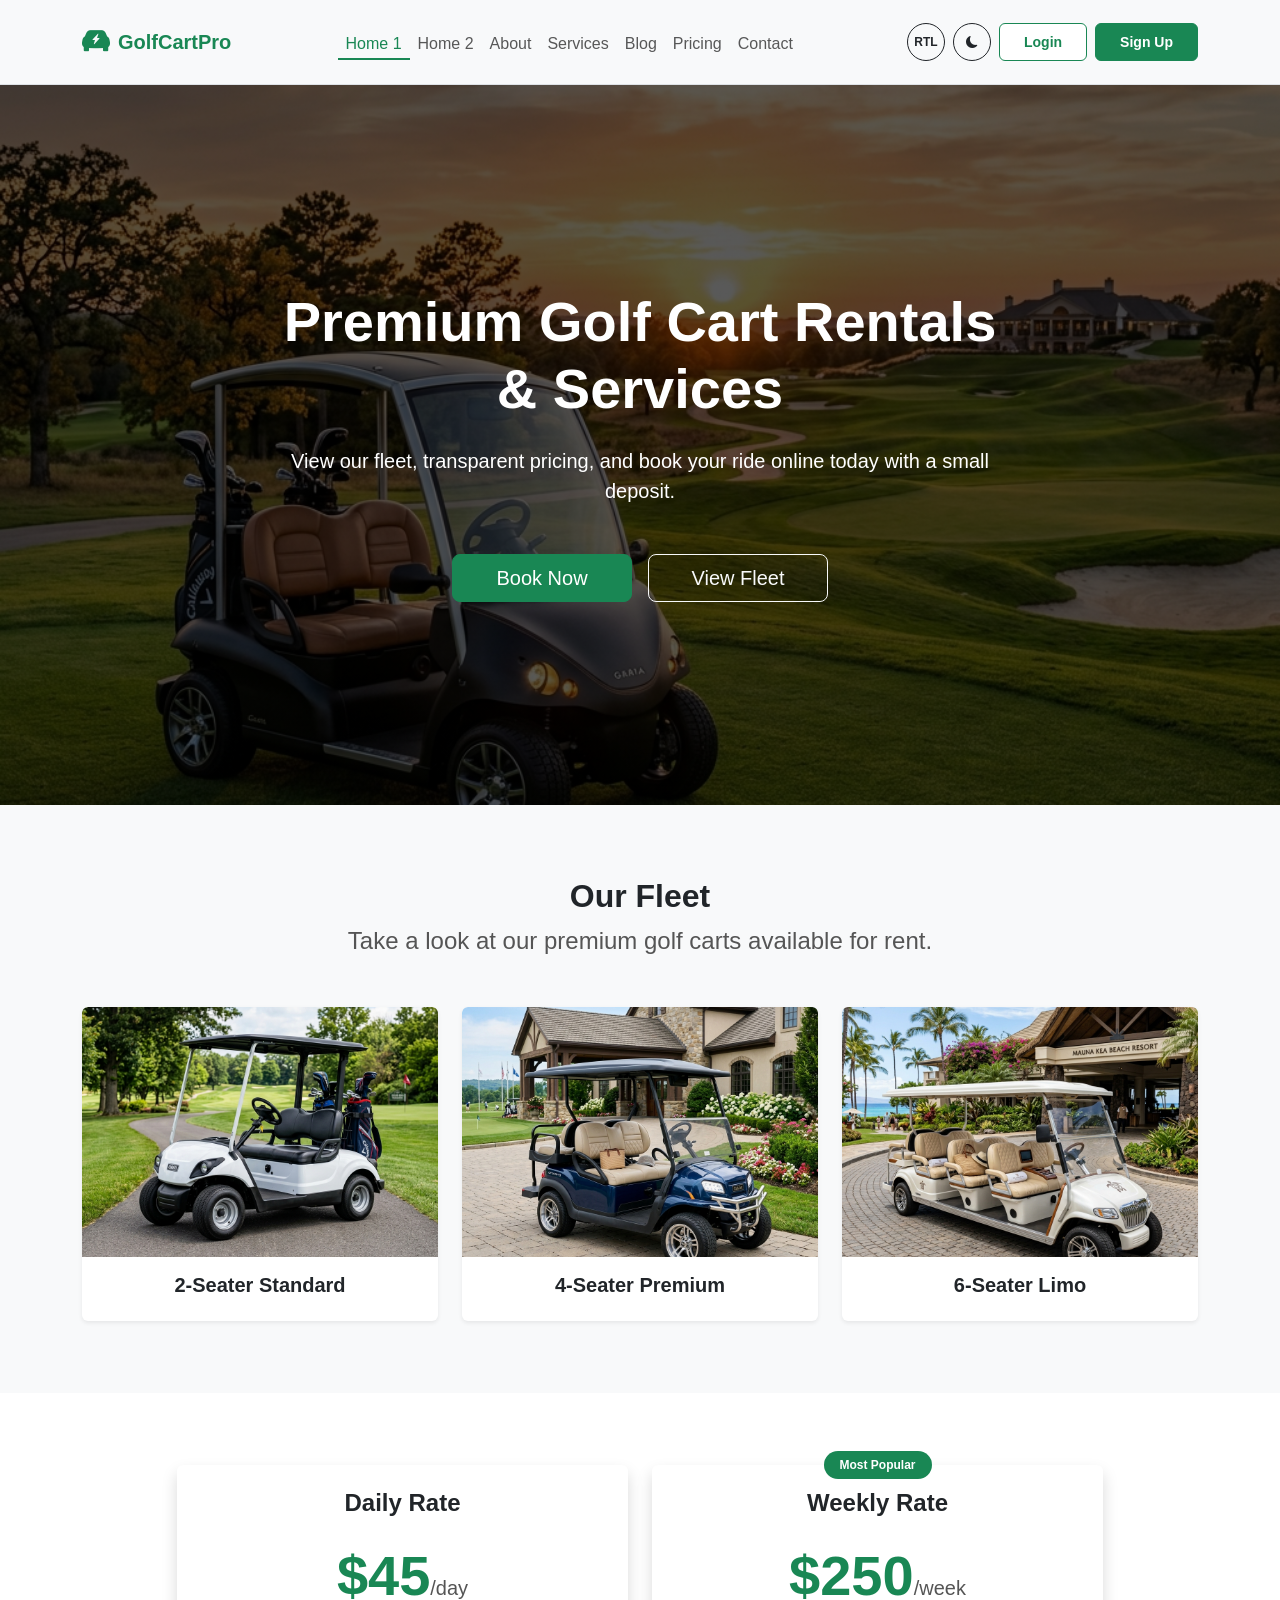
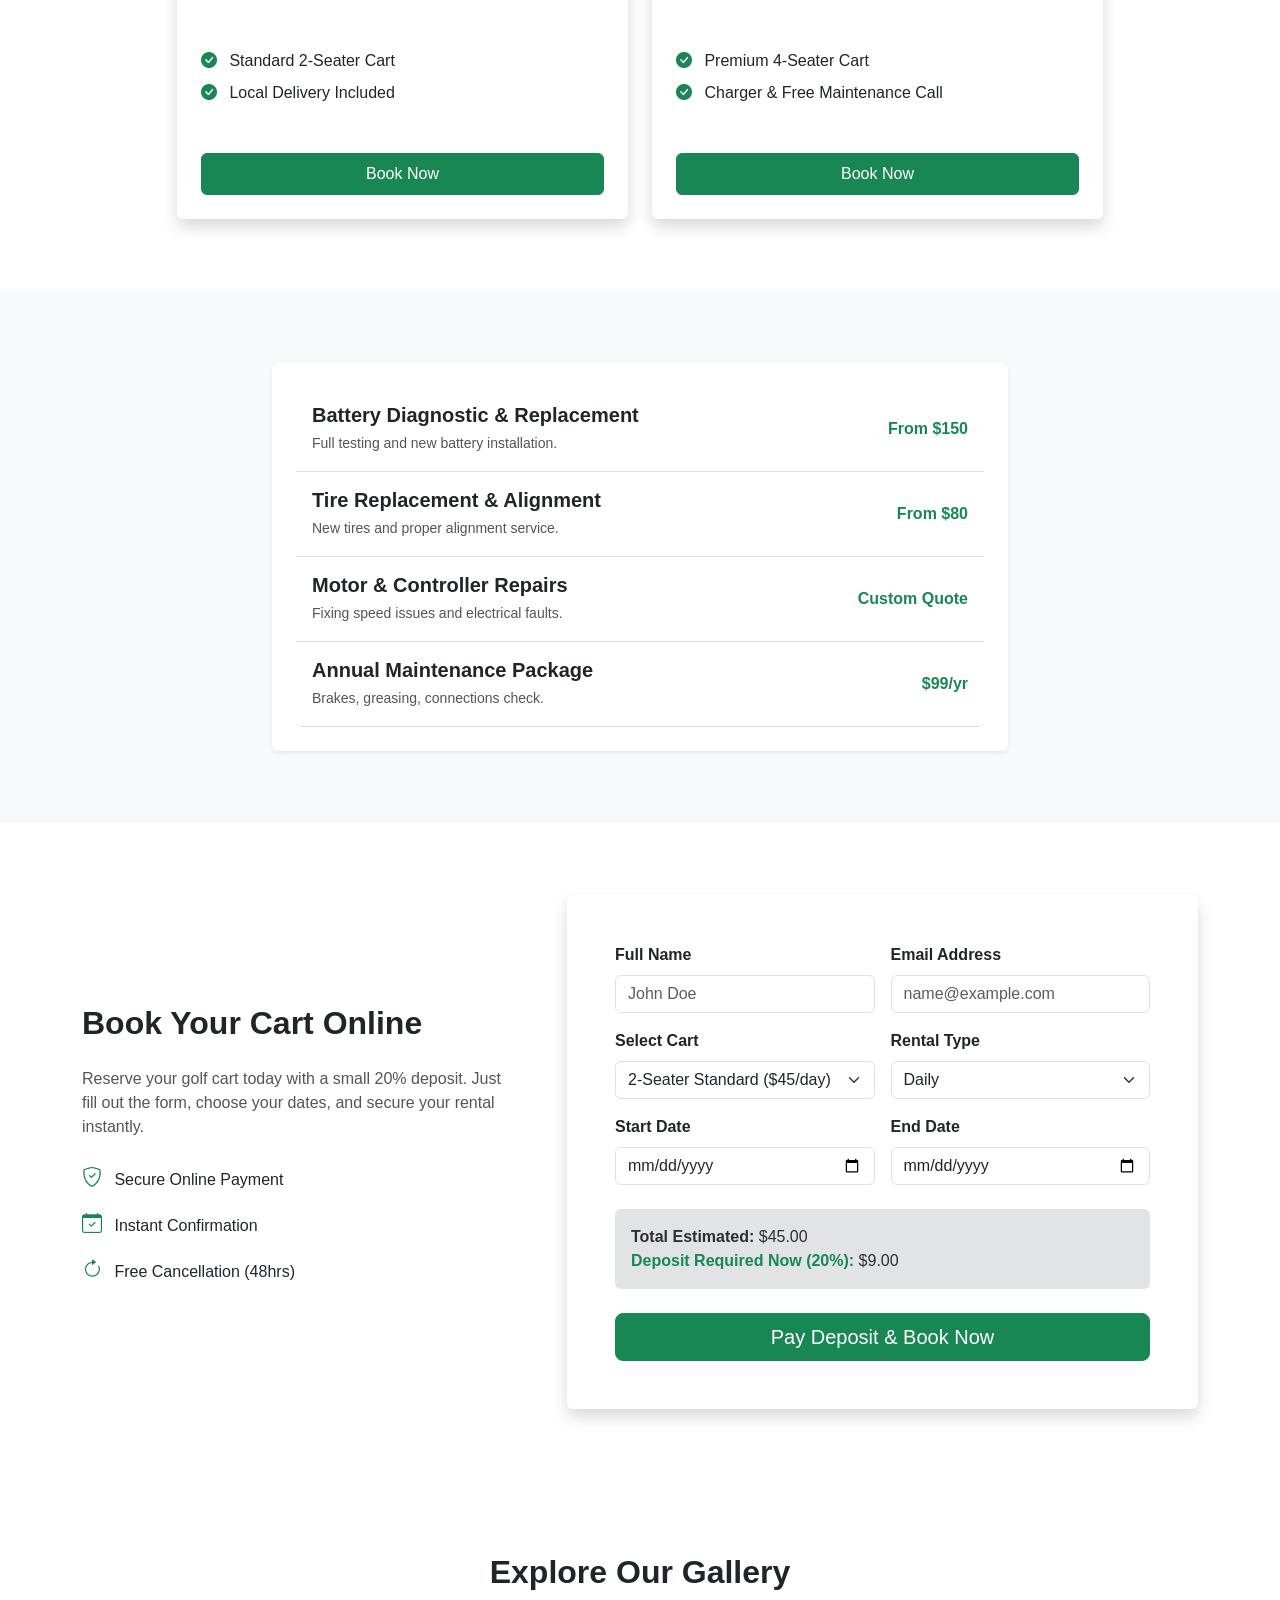
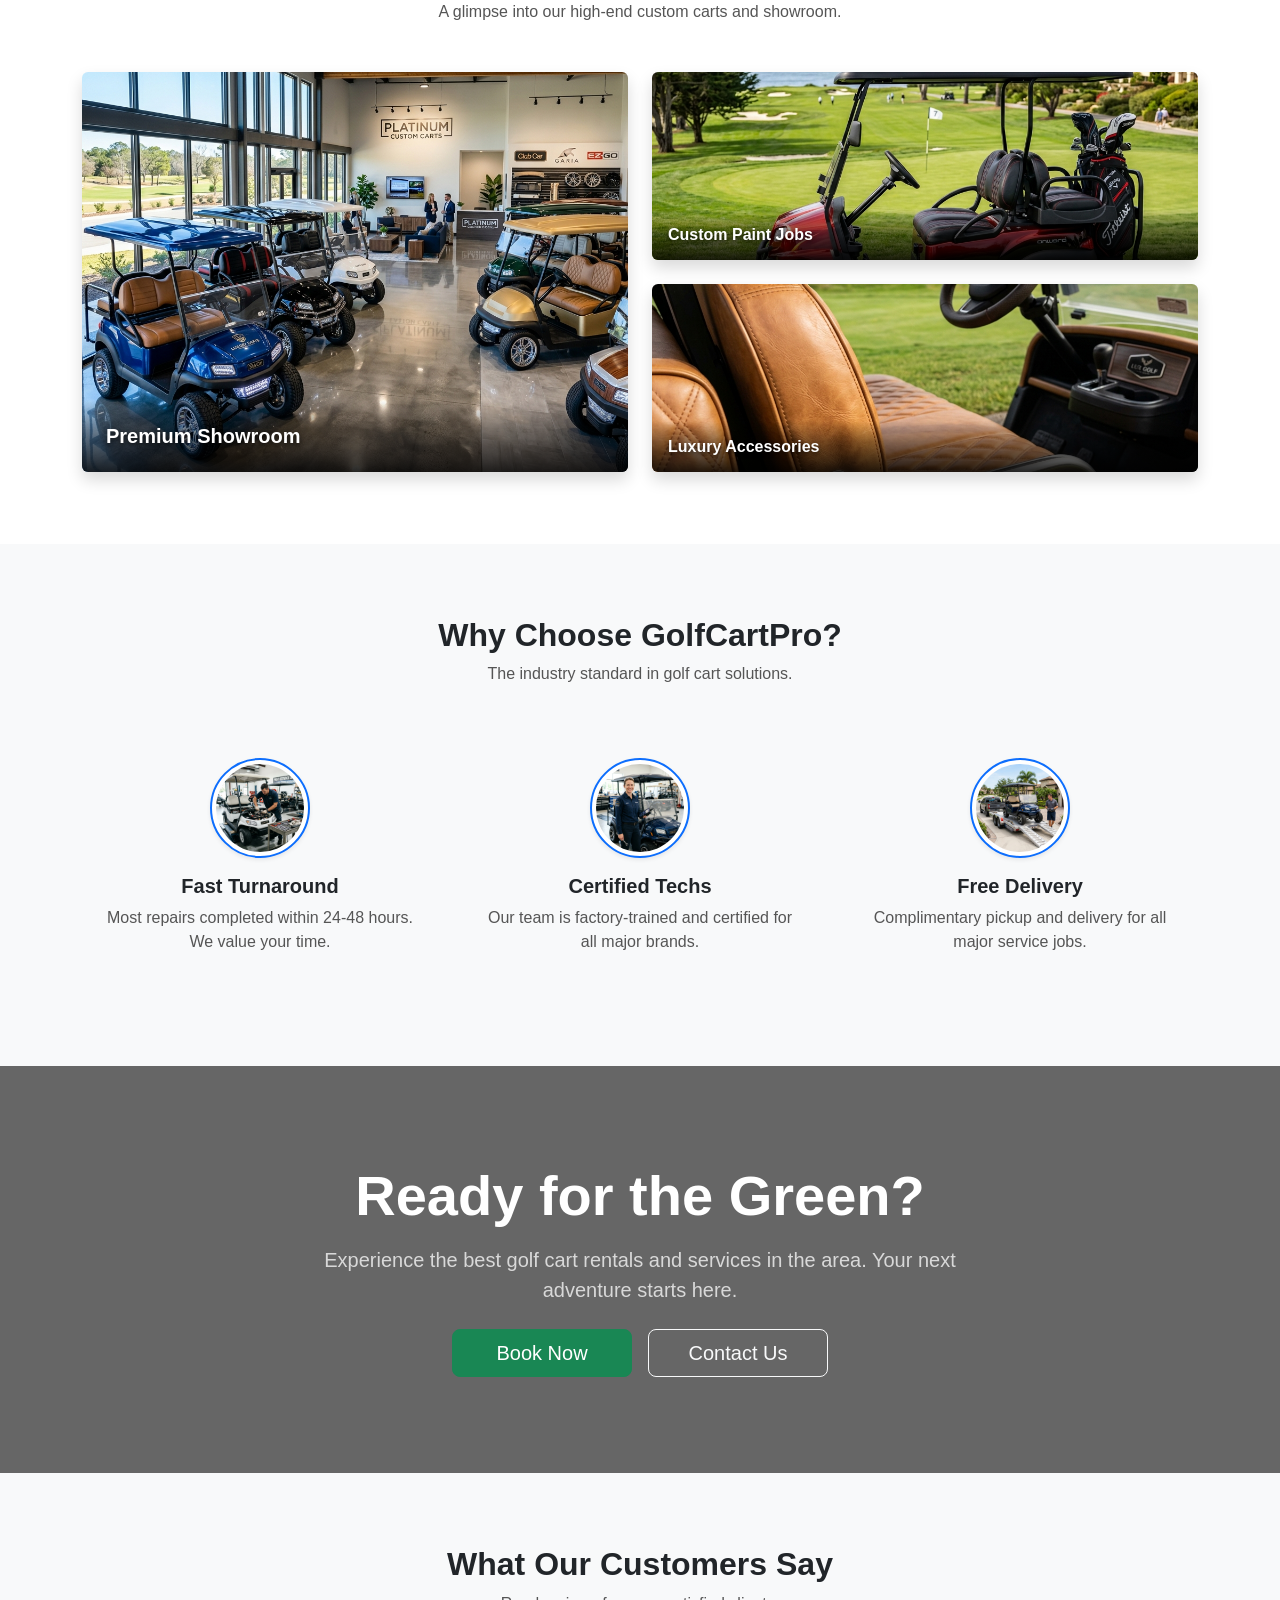
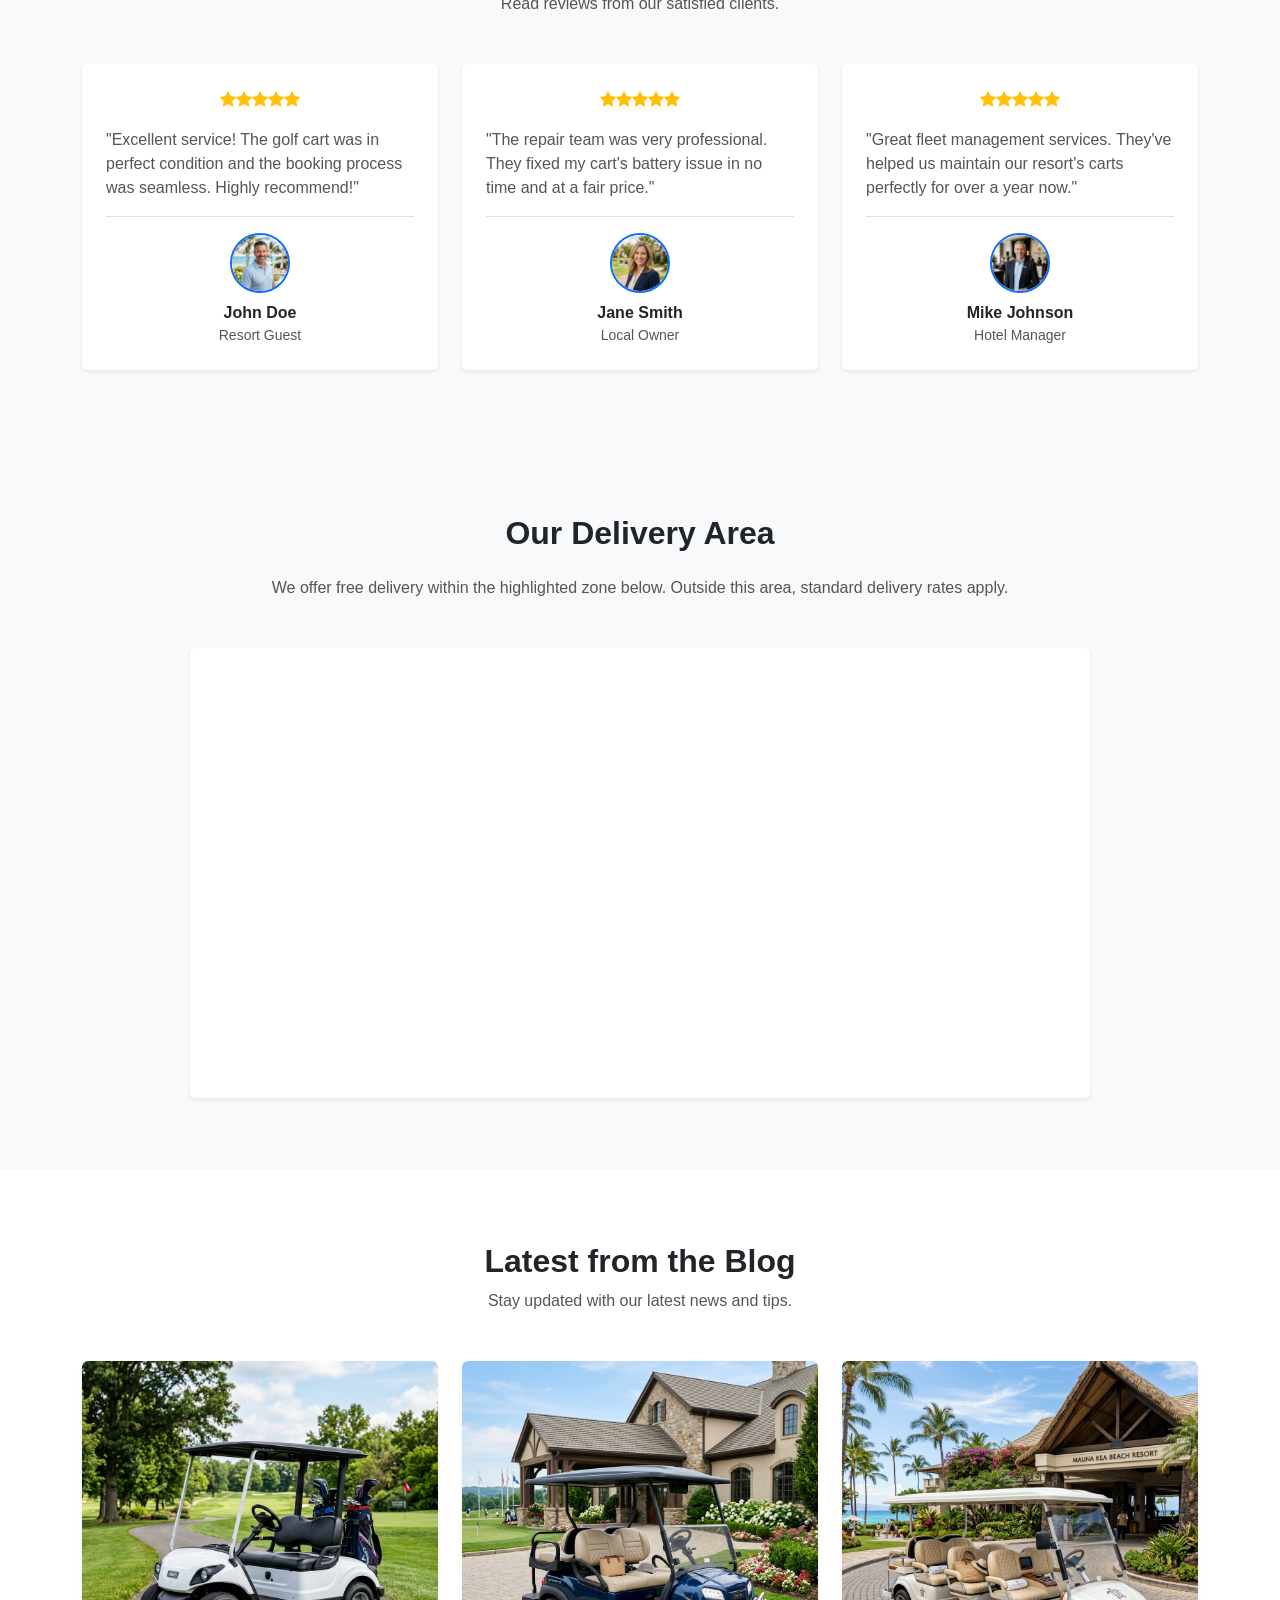
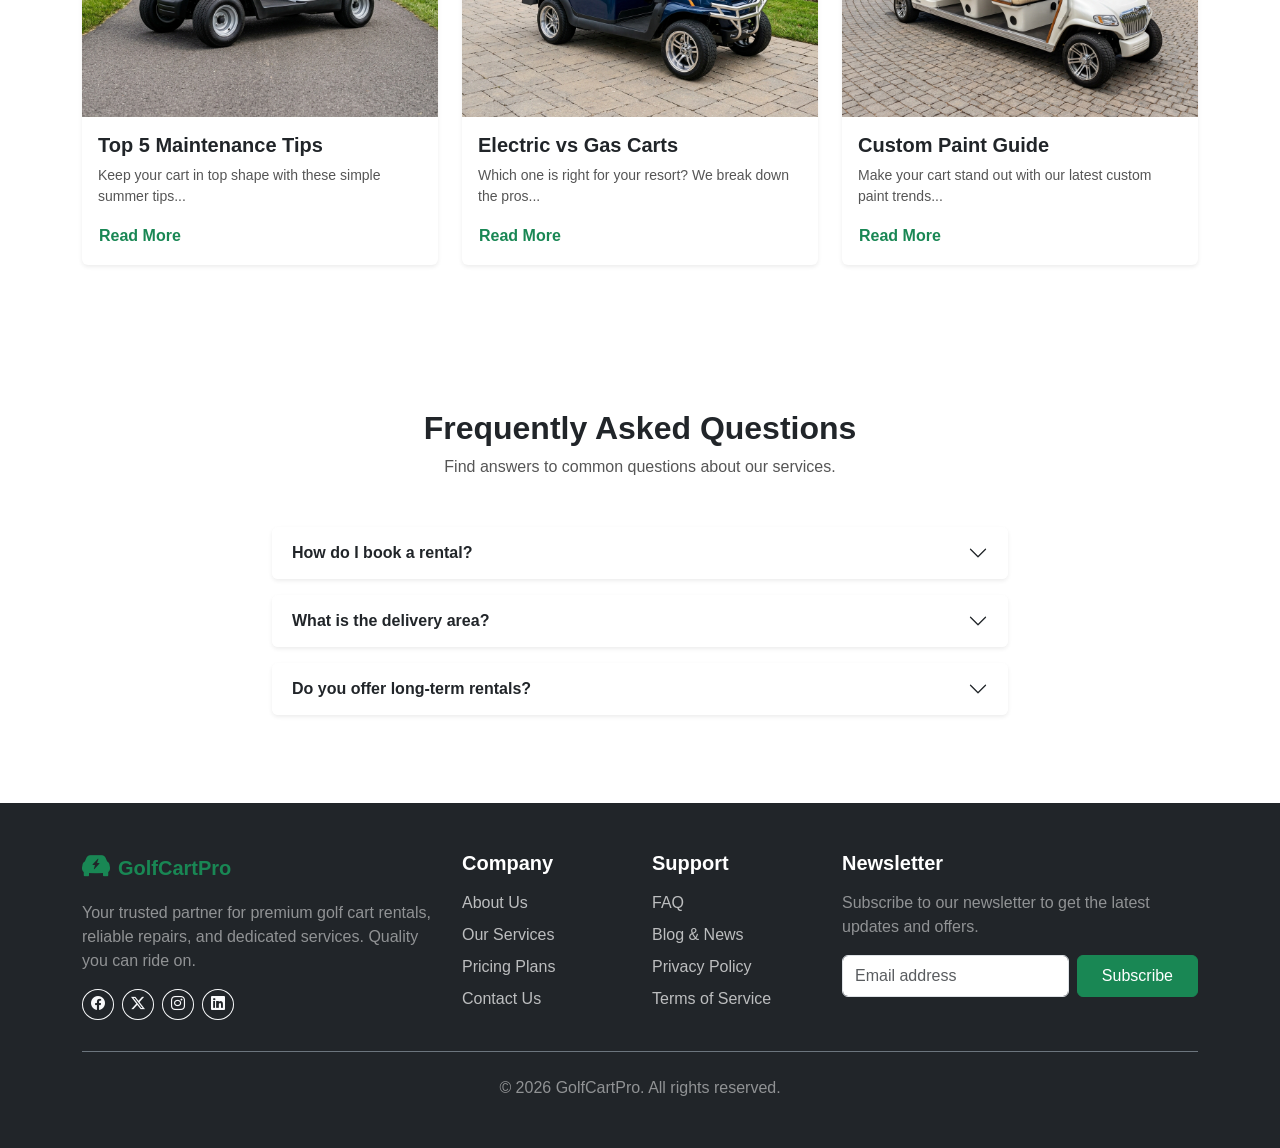
<file: index.html>
<!DOCTYPE html>
<html lang="en" dir="ltr">
<head>
  <meta charset="UTF-8">
  <meta name="viewport" content="width=device-width, initial-scale=1.0">
  <title>Home - GolfCartPro</title>
  <link rel="icon" type="image/png" href="assets/images/favicon.png">
  <link href="https://cdn.jsdelivr.net/npm/bootstrap@5.3.3/dist/css/bootstrap.min.css" rel="stylesheet">
  <link rel="stylesheet" href="https://cdn.jsdelivr.net/npm/bootstrap-icons@1.11.3/font/bootstrap-icons.min.css">
  <link rel="stylesheet" href="assets/css/style.css">
</head>
<body>
  

  <!-- Header -->
  <header>
    <nav class="navbar navbar-expand-lg bg-body-tertiary sticky-top border-bottom">
      <div class="container">
        <a class="navbar-brand d-flex align-items-center fw-bold text-primary" href="index.html">
          <i class="bi bi-ev-front-fill me-2 fs-3"></i> GolfCartPro
        </a>
        <button class="navbar-toggler" type="button" data-bs-toggle="offcanvas" data-bs-target="#offcanvasNavbar" aria-controls="offcanvasNavbar" aria-label="Toggle navigation">
          <span class="navbar-toggler-icon"></span>
        </button>
        <div class="offcanvas offcanvas-end" tabindex="-1" id="offcanvasNavbar" aria-labelledby="offcanvasNavbarLabel">
          <div class="offcanvas-header">
            <h5 class="offcanvas-title fw-bold text-primary" id="offcanvasNavbarLabel"><i class="bi bi-ev-front-fill me-2"></i> GolfCartPro</h5>
            <button type="button" class="btn-close" data-bs-dismiss="offcanvas" aria-label="Close"></button>
          </div>
          <div class="offcanvas-body align-items-center">
            <ul class="navbar-nav justify-content-center flex-grow-1 pe-3">
              <li class="nav-item"><a class="nav-link active" href="index.html">Home 1</a></li>
              <li class="nav-item"><a class="nav-link" href="home-2.html">Home 2</a></li>
              <li class="nav-item"><a class="nav-link" href="about.html">About</a></li>
              <li class="nav-item"><a class="nav-link" href="services.html">Services</a></li>
              <li class="nav-item"><a class="nav-link" href="blog.html">Blog</a></li>
              <li class="nav-item"><a class="nav-link" href="pricing.html">Pricing</a></li>
              <li class="nav-item"><a class="nav-link" href="contact.html">Contact</a></li>
            </ul>
              </li>
            </ul>
            <div class="d-flex align-items-center gap-2 mt-3 mt-lg-0">
              <button id="rtlToggle" class="btn btn-sm btn-outline-secondary rounded-circle" aria-label="Toggle RTL">RTL</button>
              <button class="btn btn-sm btn-outline-secondary rounded-circle" id="themeToggle" aria-label="Toggle Theme">
                <i class="bi bi-moon-fill" id="themeIcon"></i>
              </button>
              <a href="login.html" class="btn btn-sm btn-outline-primary">Login</a>
              <a href="register.html" class="btn btn-sm btn-primary">Sign Up</a>
            </div>
          </div>
        </div>
      </div>
    </nav>
  </header>

  <!-- Main Content -->
  <main>
    <!-- Hero Section -->
    <section class="hero-section text-center py-5 d-flex align-items-center" style="min-height: 80vh; background: linear-gradient(rgba(0,0,0,0.65), rgba(0,0,0,0.65)), url('assets/images/home1_hero.png') center/cover;">
      <div class="container py-5 text-white">
        <div class="row justify-content-center">
          <div class="col-lg-8">
            <h1 class="display-4 fw-bold mb-4 text-white">Premium Golf Cart Rentals & Services</h1>
            <p class="lead mb-5 text-white">View our fleet, transparent pricing, and book your ride online today with a small deposit.</p>
            <div class="d-flex flex-column flex-sm-row gap-3 justify-content-center flex-wrap">
              <a href="#booking" class="btn btn-primary btn-lg hero-btn w-100 w-sm-auto">Book Now</a>
              <a href="#fleet" class="btn btn-outline-light btn-lg hero-btn w-100 w-sm-auto">View Fleet</a>
            </div>
          </div>
        </div>
      </div>
    </section>

    <!-- SECTION: Fleet Photos -->
    <section id="fleet" class="py-5 bg-body-tertiary">
      <div class="container py-4">
        <div class="text-center mb-5">
          <h2 class="fw-bold">Our Fleet</h2>
          <p class="text-secondary fs-4">Take a look at our premium golf carts available for rent.</p>
        </div>
        <div class="row g-4">
          <div class="col-md-4">
            <div class="card h-100 border-0 shadow-sm overflow-hidden">
              <img src="assets/images/golf-cart-1.png" class="card-img-top" alt="2-Seater Standard" style="height:250px; object-fit:cover;">
              <div class="card-body text-center">
                <h5 class="fw-bold">2-Seater Standard</h5>
              </div>
            </div>
          </div>
          <div class="col-md-4">
            <div class="card h-100 border-0 shadow-sm overflow-hidden">
              <img src="assets/images/golf-cart-2.png" class="card-img-top" alt="4-Seater Premium" style="height:250px; object-fit:cover;">
              <div class="card-body text-center">
                <h5 class="fw-bold">4-Seater Premium</h5>
              </div>
            </div>
          </div>
          <div class="col-md-4">
            <div class="card h-100 border-0 shadow-sm overflow-hidden">
              <img src="assets/images/golf-cart-3.png" class="card-img-top" alt="6-Seater Limo" style="height:250px; object-fit:cover;">
              <div class="card-body text-center">
                <h5 class="fw-bold">6-Seater Limo</h5>
              </div>
            </div>
          </div>
        </div>
      </div>
    </section>

    <!-- SECTION: Rental Rates -->
    <section class="py-5">
      <div class="container py-4">
        <div class="row justify-content-center g-4">
          <div class="col-md-5">
            <div class="card h-100 p-4 border-0 shadow text-center">
              <h4 class="fw-bold">Daily Rate</h4>
              <h2 class="display-4 fw-bold text-primary my-3">$45<span class="fs-5 text-secondary fw-normal">/day</span></h2>
              <ul class="list-unstyled text-start d-inline-block mt-4">
                <li class="mb-2"><i class="bi bi-check-circle-fill text-primary me-2"></i> Standard 2-Seater Cart</li>
                <li class="mb-2"><i class="bi bi-check-circle-fill text-primary me-2"></i> Local Delivery Included</li>
              </ul>
              <a href="pricing.html" class="btn btn-primary w-100 mt-4">Book Now</a>
            </div>
          </div>
          <div class="col-md-5">
            <div class="card h-100 p-4 border-0 shadow text-center position-relative" style="overflow: visible;">
              <span class="position-absolute top-0 start-50 translate-middle badge rounded-pill bg-primary px-3 py-2 text-white fw-bold">Most Popular</span>
              <h4 class="fw-bold">Weekly Rate</h4>
              <h2 class="display-4 fw-bold text-primary my-3">$250<span class="fs-5 text-secondary fw-normal">/week</span></h2>
              <ul class="list-unstyled text-start d-inline-block mt-4">
                <li class="mb-2"><i class="bi bi-check-circle-fill text-primary me-2"></i> Premium 4-Seater Cart</li>
                <li class="mb-2"><i class="bi bi-check-circle-fill text-primary me-2"></i> Charger & Free Maintenance Call</li>
              </ul>
              <a href="pricing.html" class="btn btn-primary w-100 mt-4">Book Now</a>
            </div>
          </div>
        </div>
      </div>
    </section>

    <!-- SECTION: Repair Service Menu -->
    <section class="py-5 bg-body-tertiary">
      <div class="container py-4">
        <div class="row justify-content-center">
          <div class="col-lg-8">
            <div class="card border-0 shadow-sm p-4">
              <ul class="list-group list-group-flush">
                <li class="list-group-item d-flex justify-content-between align-items-center py-3 bg-transparent border-bottom">
                  <div>
                    <h5 class="fw-bold mb-1">Battery Diagnostic & Replacement</h5>
                    <small class="text-secondary">Full testing and new battery installation.</small>
                  </div>
                  <span class="fw-bold text-primary">From $150</span>
                </li>
                <li class="list-group-item d-flex justify-content-between align-items-center py-3 bg-transparent border-bottom">
                  <div>
                    <h5 class="fw-bold mb-1">Tire Replacement & Alignment</h5>
                    <small class="text-secondary">New tires and proper alignment service.</small>
                  </div>
                  <span class="fw-bold text-primary">From $80</span>
                </li>
                <li class="list-group-item d-flex justify-content-between align-items-center py-3 bg-transparent border-bottom">
                  <div>
                    <h5 class="fw-bold mb-1">Motor & Controller Repairs</h5>
                    <small class="text-secondary">Fixing speed issues and electrical faults.</small>
                  </div>
                  <span class="fw-bold text-primary">Custom Quote</span>
                </li>
                <li class="list-group-item d-flex justify-content-between align-items-center py-3 bg-transparent border-bottom">
                  <div>
                    <h5 class="fw-bold mb-1">Annual Maintenance Package</h5>
                    <small class="text-secondary">Brakes, greasing, connections check.</small>
                  </div>
                  <span class="fw-bold text-primary">$99/yr</span>
                </li>
              </ul>
            </div>
          </div>
        </div>
      </div>
    </section>

    <!-- SECTION: Online Booking with Deposit -->
    <section id="booking" class="py-5">
      <div class="container py-4">
        <div class="row g-5 align-items-center">
          <div class="col-lg-5">
            <h2 class="fw-bold mb-4">Book Your Cart Online</h2>
            <p class="text-secondary mb-4">Reserve your golf cart today with a small 20% deposit. Just fill out the form, choose your dates, and secure your rental instantly.</p>
            <ul class="list-unstyled">
              <li class="mb-3"><i class="bi bi-shield-check text-primary me-2 fs-5"></i> Secure Online Payment</li>
              <li class="mb-3"><i class="bi bi-calendar-check text-primary me-2 fs-5"></i> Instant Confirmation</li>
              <li class="mb-3"><i class="bi bi-arrow-clockwise text-primary me-2 fs-5"></i> Free Cancellation (48hrs)</li>
            </ul>
          </div>
          <div class="col-lg-7">
            <div class="card border-0 shadow p-4 p-md-5">
              <form>
                <div class="row g-3">
                  <div class="col-md-6">
                    <label class="form-label fw-bold">Full Name</label>
                    <input type="text" class="form-control" placeholder="John Doe" required>
                  </div>
                  <div class="col-md-6">
                    <label class="form-label fw-bold">Email Address</label>
                    <input type="email" class="form-control" placeholder="name@example.com" required>
                  </div>
                  <div class="col-md-6">
                    <label class="form-label fw-bold">Select Cart</label>
                    <select class="form-select">
                      <option>2-Seater Standard ($45/day)</option>
                      <option>4-Seater Premium ($65/day)</option>
                      <option>6-Seater Limo ($95/day)</option>
                    </select>
                  </div>
                  <div class="col-md-6">
                    <label class="form-label fw-bold">Rental Type</label>
                    <select class="form-select">
                      <option>Daily</option>
                      <option>Weekly (Discount Applied)</option>
                    </select>
                  </div>
                  <div class="col-md-6">
                    <label class="form-label fw-bold">Start Date</label>
                    <input type="date" class="form-control" required>
                  </div>
                  <div class="col-md-6">
                    <label class="form-label fw-bold">End Date</label>
                    <input type="date" class="form-control" required>
                  </div>
                  <div class="col-12 mt-4 text-center">
                    <div class="alert alert-secondary border-0 mb-4 text-start">
                      <strong>Total Estimated:</strong> $45.00 <br>
                      <strong class="text-primary">Deposit Required Now (20%):</strong> $9.00
                    </div>
                    <button type="submit" class="btn btn-primary btn-lg w-100">Pay Deposit & Book Now</button>
                  </div>
                </div>
              </form>
            </div>
          </div>
        </div>
      </div>
    </section>

    <!-- SECTION: Gallery Preview -->
    <section class="py-5">
      <div class="container py-4">
        <div class="text-center mb-5">
          <h2 class="fw-bold">Explore Our Gallery</h2>
          <p class="text-secondary">A glimpse into our high-end custom carts and showroom.</p>
        </div>
        <div class="row g-4">
          <div class="col-md-6">
            <div class="rounded shadow overflow-hidden position-relative gallery-container" style="height: 400px;">
              <img src="assets/images/h1_showroom.png" class="w-100 h-100 object-fit-cover gallery-img" alt="Showroom">
              <div class="position-absolute bottom-0 start-0 w-100 p-4 gallery-overlay text-white">
                <h5 class="fw-bold mb-0 text-white">Premium Showroom</h5>
              </div>
            </div>
          </div>
          <div class="col-md-6">
            <div class="row g-4">
              <div class="col-12">
                <div class="rounded shadow overflow-hidden position-relative gallery-container" style="height: 188px;">
                   <img src="assets/images/srv_custom_paint.png" class="w-100 h-100 object-fit-cover gallery-img" alt="Custom Builds">
                   <div class="position-absolute bottom-0 start-0 w-100 p-3 gallery-overlay text-white">
                    <h6 class="fw-bold mb-0 text-white">Custom Paint Jobs</h6>
                  </div>
                </div>
              </div>
              <div class="col-12">
                <div class="rounded shadow overflow-hidden position-relative gallery-container" style="height: 188px;">
                   <img src="assets/images/srv_accessories.png" class="w-100 h-100 object-fit-cover gallery-img" alt="Accessories">
                   <div class="position-absolute bottom-0 start-0 w-100 p-3 gallery-overlay text-white">
                    <h6 class="fw-bold mb-0 text-white">Luxury Accessories</h6>
                  </div>
                </div>
              </div>
            </div>
          </div>
        </div>
      </div>
    </section>

    <!-- SECTION: Why Choose Us -->
    <section class="py-5 bg-body-tertiary">
      <div class="container py-4">
        <div class="text-center mb-5">
          <h2 class="fw-bold">Why Choose GolfCartPro?</h2>
          <p class="text-secondary">The industry standard in golf cart solutions.</p>
        </div>
        <div class="row g-4 text-center">
          <div class="col-md-4">
            <div class="p-4">
              <img src="assets/images/fast_turnaround.png" alt="Fast Turnaround" class="img-fluid rounded-circle mb-3 shadow-sm border border-primary border-2 p-1 bg-white" style="width: 100px; height: 100px; object-fit: cover;">
              <h5 class="fw-bold">Fast Turnaround</h5>
              <p class="text-secondary">Most repairs completed within 24-48 hours. We value your time.</p>
            </div>
          </div>
          <div class="col-md-4">
            <div class="p-4">
              <img src="assets/images/certified_techs.png" alt="Certified Techs" class="img-fluid rounded-circle mb-3 shadow-sm border border-primary border-2 p-1 bg-white" style="width: 100px; height: 100px; object-fit: cover;">
              <h5 class="fw-bold">Certified Techs</h5>
              <p class="text-secondary">Our team is factory-trained and certified for all major brands.</p>
            </div>
          </div>
          <div class="col-md-4">
            <div class="p-4">
              <img src="assets/images/free_delivery.png" alt="Free Delivery" class="img-fluid rounded-circle mb-3 shadow-sm border border-primary border-2 p-1 bg-white" style="width: 100px; height: 100px; object-fit: cover;">
              <h5 class="fw-bold">Free Delivery</h5>
              <p class="text-secondary">Complimentary pickup and delivery for all major service jobs.</p>
            </div>
          </div>
        </div>
      </div>
    </section>

    <!-- SECTION: Full Width CTA -->
    <section class="py-5 text-white text-center" style="background: linear-gradient(rgba(0,0,0,0.6), rgba(0,0,0,0.6)), url('assets/images/home1_hero.png') center/cover fixed;">
      <div class="container py-5">
        <h2 class="display-4 fw-bold mb-3 text-white">Ready for the Green?</h2>
        <p class="lead mb-4 mx-auto opacity-75" style="max-width: 700px;">Experience the best golf cart rentals and services in the area. Your next adventure starts here.</p>
        <div class="d-flex flex-column flex-sm-row justify-content-center gap-3 flex-wrap">
          <a href="#booking" class="btn btn-primary btn-lg px-4 hero-btn w-100 w-sm-auto">Book Now</a>
          <a href="contact.html" class="btn btn-outline-light btn-lg px-4 hero-btn w-100 w-sm-auto">Contact Us</a>
        </div>
      </div>
    </section>

    <!-- SECTION: Testimonials -->
    <section class="py-5 bg-light">
      <div class="container py-4">
        <div class="text-center mb-5">
          <h2 class="fw-bold">What Our Customers Say</h2>
          <p class="text-secondary">Read reviews from our satisfied clients.</p>
        </div>
        <div class="row g-4">
          <div class="col-md-4">
            <div class="card h-100 border-0 shadow-sm p-4">
              <div class="mb-3 text-warning text-center">
                <i class="bi bi-star-fill"></i><i class="bi bi-star-fill"></i><i class="bi bi-star-fill"></i><i class="bi bi-star-fill"></i><i class="bi bi-star-fill"></i>
              </div>
              <p class="text-secondary italic">"Excellent service! The golf cart was in perfect condition and the booking process was seamless. Highly recommend!"</p>
              <div class="d-flex flex-column align-items-center justify-content-center mt-auto pt-3 border-top text-center">
                <img src="assets/images/customer_1_john.png" alt="John Doe" class="rounded-circle mb-2 border border-2 border-primary" style="width: 60px; height: 60px; object-fit: cover;">
                <div>
                  <div class="fw-bold">John Doe</div>
                  <div class="text-secondary small">Resort Guest</div>
                </div>
              </div>
            </div>
          </div>
          <div class="col-md-4">
            <div class="card h-100 border-0 shadow-sm p-4">
              <div class="mb-3 text-warning text-center">
                <i class="bi bi-star-fill"></i><i class="bi bi-star-fill"></i><i class="bi bi-star-fill"></i><i class="bi bi-star-fill"></i><i class="bi bi-star-fill"></i>
              </div>
              <p class="text-secondary italic">"The repair team was very professional. They fixed my cart's battery issue in no time and at a fair price."</p>
              <div class="d-flex flex-column align-items-center justify-content-center mt-auto pt-3 border-top text-center">
                <img src="assets/images/customer_2_jane.png" alt="Jane Smith" class="rounded-circle mb-2 border border-2 border-primary" style="width: 60px; height: 60px; object-fit: cover;">
                <div>
                  <div class="fw-bold">Jane Smith</div>
                  <div class="text-secondary small">Local Owner</div>
                </div>
              </div>
            </div>
          </div>
          <div class="col-md-4">
            <div class="card h-100 border-0 shadow-sm p-4">
              <div class="mb-3 text-warning text-center">
                <i class="bi bi-star-fill"></i><i class="bi bi-star-fill"></i><i class="bi bi-star-fill"></i><i class="bi bi-star-fill"></i><i class="bi bi-star-fill"></i>
              </div>
              <p class="text-secondary italic">"Great fleet management services. They've helped us maintain our resort's carts perfectly for over a year now."</p>
              <div class="d-flex flex-column align-items-center justify-content-center mt-auto pt-3 border-top text-center">
                <img src="assets/images/customer_3_mike.png" alt="Mike Johnson" class="rounded-circle mb-2 border border-2 border-primary" style="width: 60px; height: 60px; object-fit: cover;">
                <div>
                  <div class="fw-bold">Mike Johnson</div>
                  <div class="text-secondary small">Hotel Manager</div>
                </div>
              </div>
            </div>
          </div>
        </div>
      </div>
    </section>

    <!-- SECTION: Delivery Area Map -->
    <section class="py-5 bg-body-tertiary">
      <div class="container py-4 text-center">
        <h2 class="fw-bold mb-4">Our Delivery Area</h2>
        <p class="text-secondary mb-5">We offer free delivery within the highlighted zone below. Outside this area, standard delivery rates apply.</p>
        <div class="card overflow-hidden shadow-sm border-0 mx-auto" style="max-width: 900px;">
          <iframe src="https://www.google.com/maps/embed?pb=!1m18!1m12!1m3!1d112104.79370881903!2d-81.47271428588526!3d28.513515437812543!2m3!1f0!2f0!3f0!3m2!1i1024!2i768!4f13.1!3m3!1m2!1s0x88e773d8fecdbc77%3A0xac3b2063ca5bf9e!2sOrlando%2C%20FL%2C%20USA!5e0!3m2!1sen!2sin!4v1714545063462!5m2!1sen!2sin" width="100%" height="450" style="border:0;" allowfullscreen="" loading="lazy" referrerpolicy="no-referrer-when-downgrade"></iframe>
        </div>
      </div>
    </section>

    <!-- SECTION: Latest Blog -->
    <section class="py-5">
      <div class="container py-4">
        <div class="text-center mb-5">
          <h2 class="fw-bold">Latest from the Blog</h2>
          <p class="text-secondary">Stay updated with our latest news and tips.</p>
        </div>
        <div class="row g-4">
          <div class="col-md-4">
            <div class="card h-100 border-0 shadow-sm overflow-hidden">
              <img src="assets/images/golf-cart-1.png" class="card-img-top" alt="Blog 1">
              <div class="card-body">
                <h5 class="fw-bold card-title">Top 5 Maintenance Tips</h5>
                <p class="card-text text-secondary small">Keep your cart in top shape with these simple summer tips...</p>
                <a href="blog-details.html" class="btn btn-link text-primary p-0 fw-bold text-decoration-none">Read More</a>
              </div>
            </div>
          </div>
          <div class="col-md-4">
            <div class="card h-100 border-0 shadow-sm overflow-hidden">
              <img src="assets/images/golf-cart-2.png" class="card-img-top" alt="Blog 2">
              <div class="card-body">
                <h5 class="fw-bold card-title">Electric vs Gas Carts</h5>
                <p class="card-text text-secondary small">Which one is right for your resort? We break down the pros...</p>
                <a href="blog-details.html" class="btn btn-link text-primary p-0 fw-bold text-decoration-none">Read More</a>
              </div>
            </div>
          </div>
          <div class="col-md-4">
            <div class="card h-100 border-0 shadow-sm overflow-hidden">
              <img src="assets/images/golf-cart-3.png" class="card-img-top" alt="Blog 3">
              <div class="card-body">
                <h5 class="fw-bold card-title">Custom Paint Guide</h5>
                <p class="card-text text-secondary small">Make your cart stand out with our latest custom paint trends...</p>
                <a href="blog-details.html" class="btn btn-link text-primary p-0 fw-bold text-decoration-none">Read More</a>
              </div>
            </div>
          </div>
        </div>
      </div>
    </section>

    <!-- SECTION: FAQ -->
    <section class="py-5">
      <div class="container py-4">
        <div class="text-center mb-5">
          <h2 class="fw-bold">Frequently Asked Questions</h2>
          <p class="text-secondary">Find answers to common questions about our services.</p>
        </div>
        <div class="row justify-content-center">
          <div class="col-lg-8">
            <div class="accordion" id="faqAccordion">
              <div class="accordion-item border-0 shadow-sm mb-3 rounded overflow-hidden">
                <h2 class="accordion-header">
                  <button class="accordion-button collapsed fw-bold" type="button" data-bs-toggle="collapse" data-bs-target="#faq1">
                    How do I book a rental?
                  </button>
                </h2>
                <div id="faq1" class="accordion-collapse collapse" data-bs-parent="#faqAccordion">
                  <div class="accordion-body">
                    You can book directly on our website through the booking form. Simply select your cart, dates, and pay the deposit to confirm your reservation.
                  </div>
                </div>
              </div>
              <div class="accordion-item border-0 shadow-sm mb-3 rounded overflow-hidden">
                <h2 class="accordion-header">
                  <button class="accordion-button collapsed fw-bold" type="button" data-bs-toggle="collapse" data-bs-target="#faq2">
                    What is the delivery area?
                  </button>
                </h2>
                <div id="faq2" class="accordion-collapse collapse" data-bs-parent="#faqAccordion">
                  <div class="accordion-body">
                    We deliver within a 25-mile radius of our main shop. Please check the delivery map for details or contact us for special requests.
                  </div>
                </div>
              </div>
              <div class="accordion-item border-0 shadow-sm mb-3 rounded overflow-hidden">
                <h2 class="accordion-header">
                  <button class="accordion-button collapsed fw-bold" type="button" data-bs-toggle="collapse" data-bs-target="#faq3">
                    Do you offer long-term rentals?
                  </button>
                </h2>
                <div id="faq3" class="accordion-collapse collapse" data-bs-parent="#faqAccordion">
                  <div class="accordion-body">
                    Yes, we offer weekly and monthly rental packages at discounted rates. Contact our support team for a custom quote.
                  </div>
                </div>
              </div>
            </div>
          </div>
        </div>
      </div>
    </section>

  </main>

  <!-- Footer -->
  <footer class="py-5 mt-auto">
    <div class="container">
      <div class="row gy-4">
        <div class="col-lg-4 col-md-6">
          <h5 class="fw-bold mb-3 d-flex align-items-center text-primary footer-brand">
            <i class="bi bi-ev-front-fill me-2 fs-3"></i> GolfCartPro
          </h5>
          <p class="text-white-50">Your trusted partner for premium golf cart rentals, reliable repairs, and dedicated services. Quality you can ride on.</p>
          <div class="d-flex gap-2">
            <a href="#" class="btn btn-outline-light btn-sm rounded-circle"><i class="bi bi-facebook"></i></a>
            <a href="#" class="btn btn-outline-light btn-sm rounded-circle"><i class="bi bi-twitter-x"></i></a>
            <a href="#" class="btn btn-outline-light btn-sm rounded-circle"><i class="bi bi-instagram"></i></a>
            <a href="#" class="btn btn-outline-light btn-sm rounded-circle"><i class="bi bi-linkedin"></i></a>
          </div>
        </div>
        <div class="col-lg-2 col-md-6">
          <h5 class="fw-bold mb-3 text-white">Company</h5>
          <ul class="list-unstyled d-flex flex-column gap-2">
            <li><a href="about.html">About Us</a></li>
            <li><a href="services.html">Our Services</a></li>
            <li><a href="pricing.html">Pricing Plans</a></li>
            <li><a href="contact.html">Contact Us</a></li>
          </ul>
        </div>
        <div class="col-lg-2 col-md-6">
          <h5 class="fw-bold mb-3 text-white">Support</h5>
          <ul class="list-unstyled d-flex flex-column gap-2">
            <li><a href="service-details.html">FAQ</a></li>
            <li><a href="blog.html">Blog & News</a></li>
            <li><a href="#">Privacy Policy</a></li>
            <li><a href="#">Terms of Service</a></li>
          </ul>
        </div>
        <div class="col-lg-4 col-md-6">
          <h5 class="fw-bold mb-3 text-white">Newsletter</h5>
          <p class="text-white-50">Subscribe to our newsletter to get the latest updates and offers.</p>
          <form class="d-flex gap-2">
            <input type="email" class="form-control" placeholder="Email address" required>
            <button class="btn btn-primary" type="submit">Subscribe</button>
          </form>
        </div>
      </div>
      <div class="border-top border-secondary mt-4 pt-4 text-center text-white-50">
        <p class="mb-0">&copy; 2026 GolfCartPro. All rights reserved.</p>
      </div>
    </div>
  </footer>
  
  <button class="btn btn-primary rounded-circle" id="back-to-top" aria-label="Back to top">
    <i class="bi bi-arrow-up"></i>
  </button>

  <script src="https://cdn.jsdelivr.net/npm/bootstrap@5.3.3/dist/js/bootstrap.bundle.min.js"></script>
  <script src="assets/js/main.js"></script>
</body>
</html>
</file>
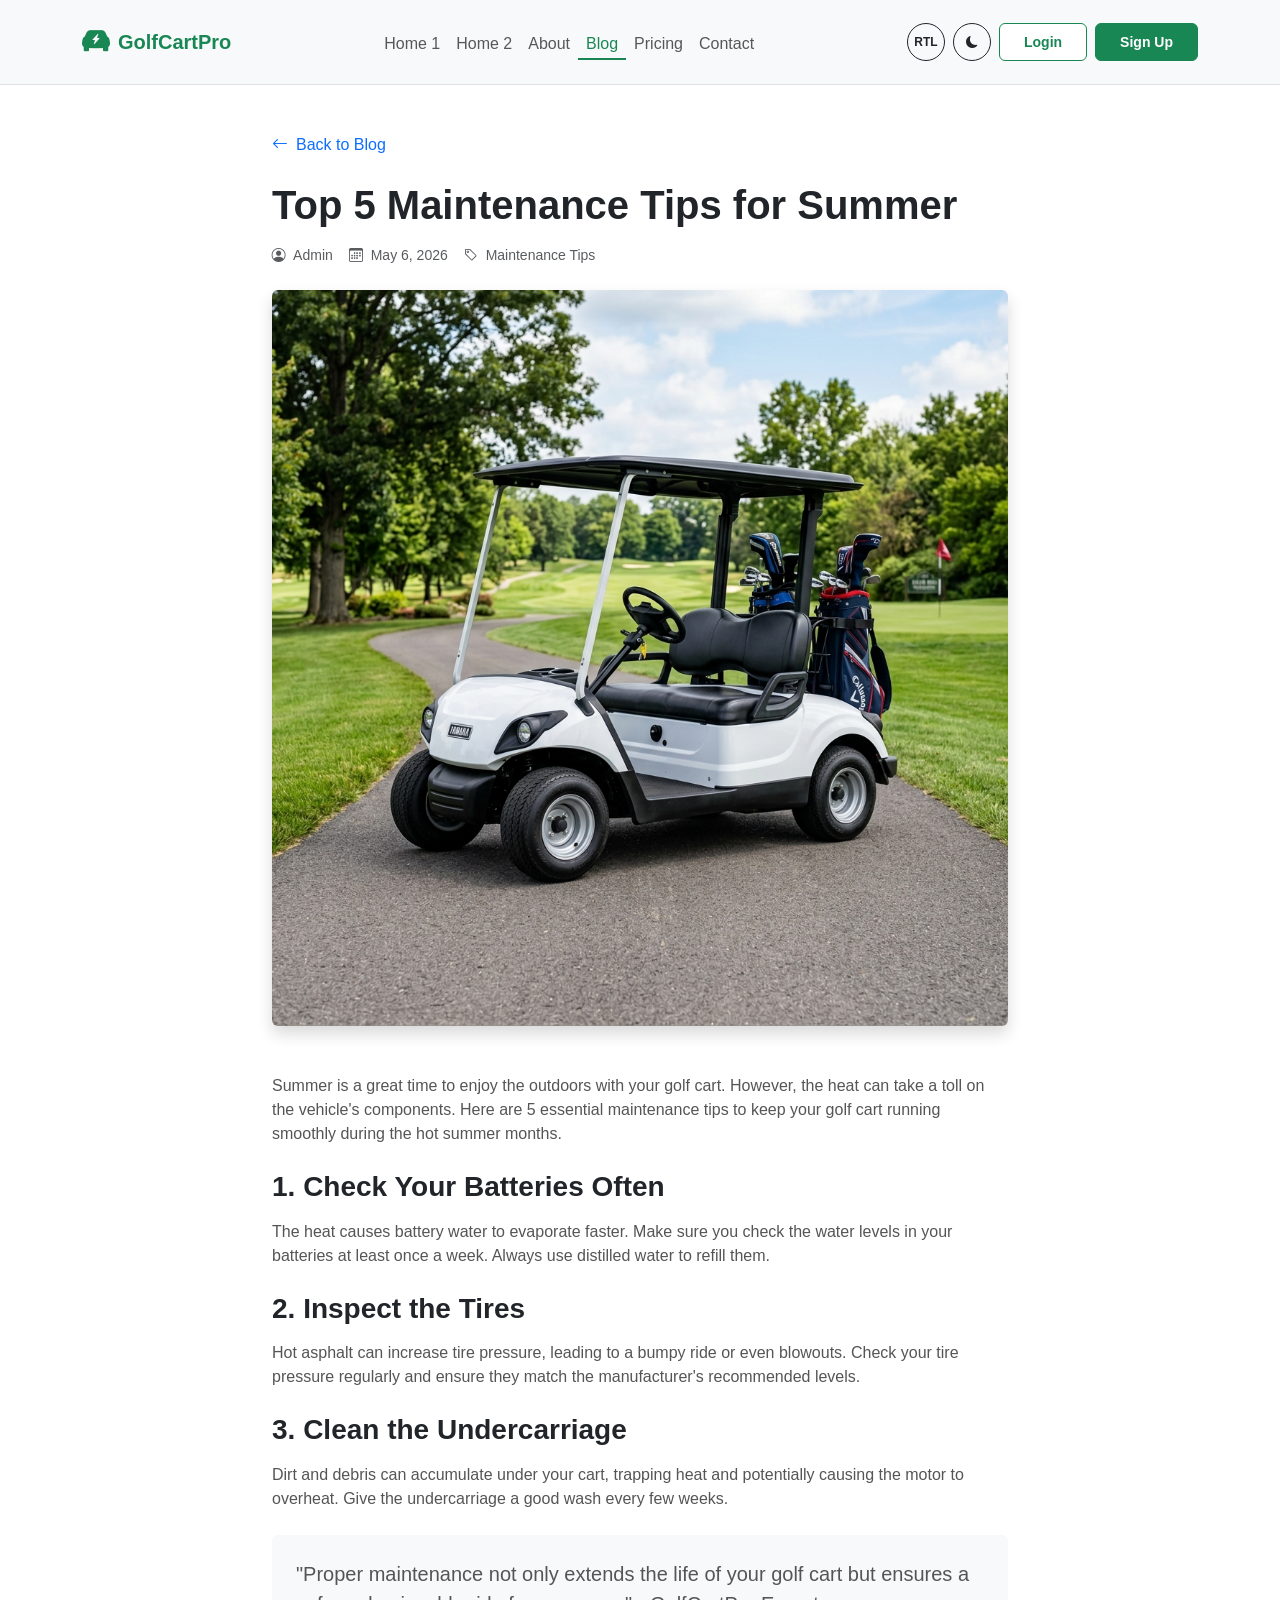
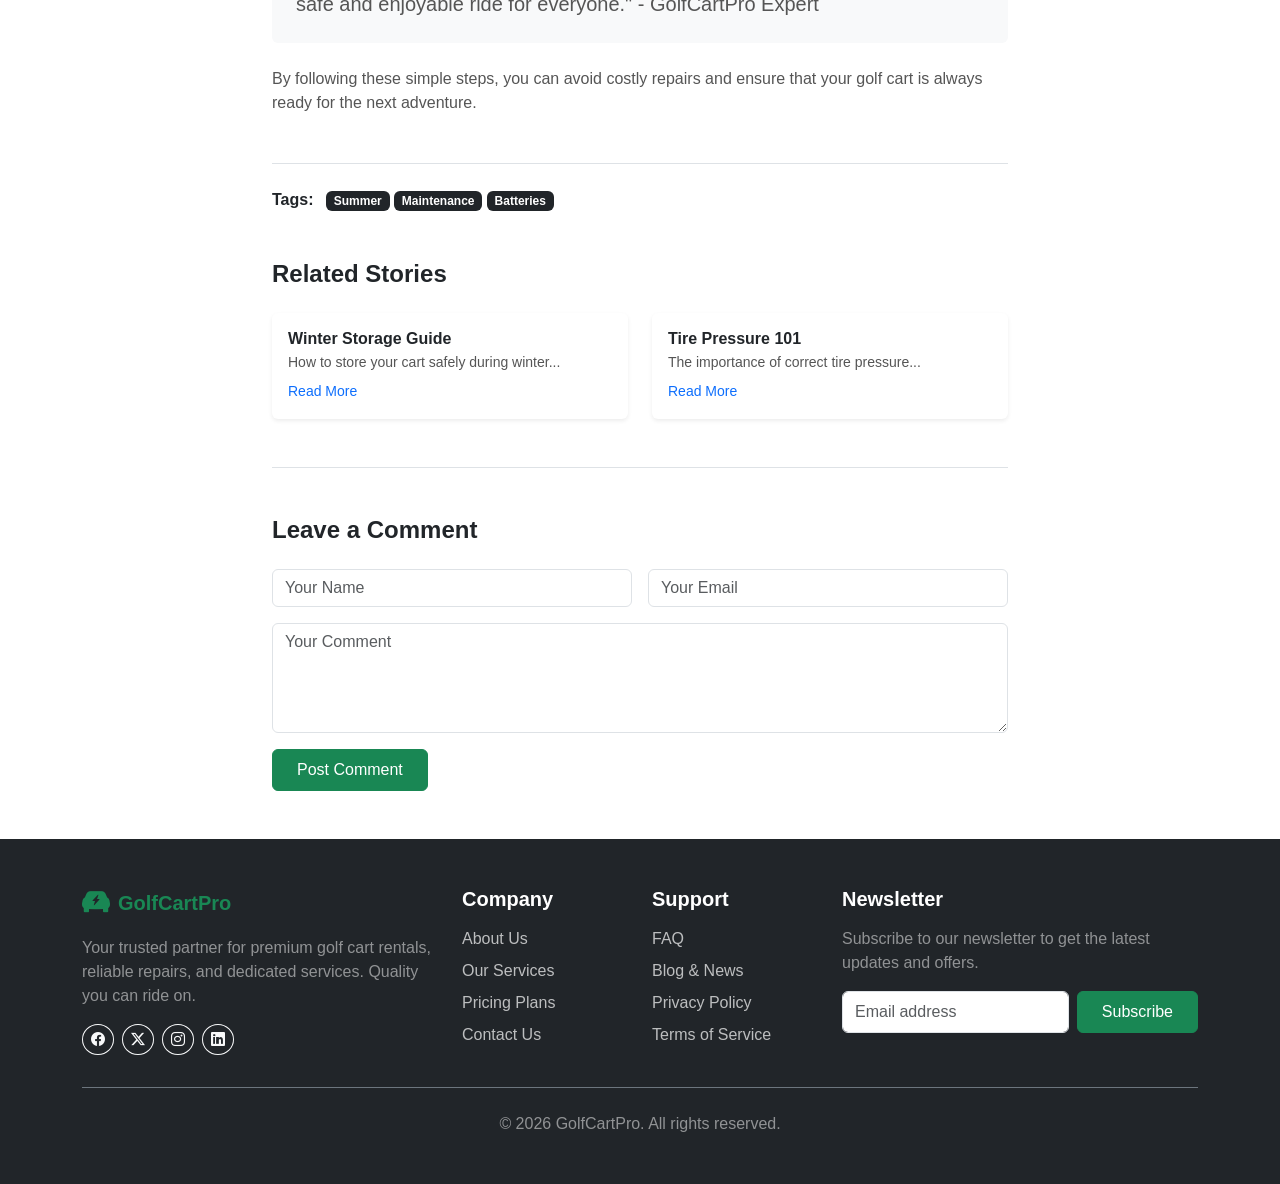
<file: blog-details.html>
<!DOCTYPE html>
<html lang="en" dir="ltr">
<head>
  <meta charset="UTF-8">
  <meta name="viewport" content="width=device-width, initial-scale=1.0">
  <title>Blog Details - GolfCartPro</title>
  <link href="https://cdn.jsdelivr.net/npm/bootstrap@5.3.3/dist/css/bootstrap.min.css" rel="stylesheet">
  <link rel="stylesheet" href="https://cdn.jsdelivr.net/npm/bootstrap-icons@1.11.3/font/bootstrap-icons.min.css">
  <link rel="icon" type="image/png" href="assets/images/favicon.png">
  <link rel="stylesheet" href="assets/css/style.css">
</head>
<body>
  

  <!-- Header -->
  <header>
    <nav class="navbar navbar-expand-lg bg-body-tertiary sticky-top border-bottom">
      <div class="container">
        <a class="navbar-brand d-flex align-items-center fw-bold text-primary" href="index.html">
          <i class="bi bi-ev-front-fill me-2 fs-3"></i> GolfCartPro
        </a>
        <button class="navbar-toggler" type="button" data-bs-toggle="offcanvas" data-bs-target="#offcanvasNavbar" aria-controls="offcanvasNavbar" aria-label="Toggle navigation">
          <span class="navbar-toggler-icon"></span>
        </button>
        <div class="offcanvas offcanvas-end" tabindex="-1" id="offcanvasNavbar" aria-labelledby="offcanvasNavbarLabel">
          <div class="offcanvas-header">
            <h5 class="offcanvas-title fw-bold text-primary" id="offcanvasNavbarLabel"><i class="bi bi-ev-front-fill me-2"></i> GolfCartPro</h5>
            <button type="button" class="btn-close" data-bs-dismiss="offcanvas" aria-label="Close"></button>
          </div>
          <div class="offcanvas-body align-items-center">
            <ul class="navbar-nav justify-content-center flex-grow-1 pe-3">
              <li class="nav-item"><a class="nav-link" href="index.html">Home 1</a></li>
              <li class="nav-item"><a class="nav-link" href="home-2.html">Home 2</a></li>
              <li class="nav-item"><a class="nav-link" href="about.html">About</a></li>
              <li class="nav-item"><a class="nav-link active" href="blog.html">Blog</a></li>
              <li class="nav-item"><a class="nav-link" href="pricing.html">Pricing</a></li>
              <li class="nav-item"><a class="nav-link" href="contact.html">Contact</a></li>
            </ul>
              </li>
            </ul>
            <div class="d-flex align-items-center gap-2 mt-3 mt-lg-0">
              <button id="rtlToggle" class="btn btn-sm btn-outline-secondary rounded-circle" aria-label="Toggle RTL">RTL</button>
              <button class="btn btn-sm btn-outline-secondary rounded-circle" id="themeToggle" aria-label="Toggle Theme">
                <i class="bi bi-moon-fill" id="themeIcon"></i>
              </button>
              <a href="login.html" class="btn btn-sm btn-outline-primary">Login</a>
              <a href="register.html" class="btn btn-sm btn-primary">Sign Up</a>
            </div>
          </div>
        </div>
      </div>
    </nav>
  </header>

  <!-- Main Content -->
  <main>
    <section class="py-5">
      <div class="container">
        <div class="row justify-content-center">
          <div class="col-lg-8">
            <div class="mb-4">
              <a href="blog.html" class="text-decoration-none"><i class="bi bi-arrow-left me-2"></i>Back to Blog</a>
            </div>
            
            <h1 class="fw-bold mb-3">Top 5 Maintenance Tips for Summer</h1>
            <div class="d-flex align-items-center text-muted small mb-4 gap-3">
              <span><i class="bi bi-person-circle me-1"></i> Admin</span>
              <span><i class="bi bi-calendar3 me-1"></i> May 6, 2026</span>
              <span><i class="bi bi-tag me-1"></i> Maintenance Tips</span>
            </div>
            
            <img src="assets/images/golf-cart-1.png" class="img-fluid rounded shadow mb-5" alt="Blog Header">
            
            <div class="blog-content text-secondary">
              <p>Summer is a great time to enjoy the outdoors with your golf cart. However, the heat can take a toll on the vehicle's components. Here are 5 essential maintenance tips to keep your golf cart running smoothly during the hot summer months.</p>
              
              <h3 class="fw-bold mt-4 mb-3 text-dark">1. Check Your Batteries Often</h3>
              <p>The heat causes battery water to evaporate faster. Make sure you check the water levels in your batteries at least once a week. Always use distilled water to refill them.</p>
              
              <h3 class="fw-bold mt-4 mb-3 text-dark">2. Inspect the Tires</h3>
              <p>Hot asphalt can increase tire pressure, leading to a bumpy ride or even blowouts. Check your tire pressure regularly and ensure they match the manufacturer's recommended levels.</p>
              
              <h3 class="fw-bold mt-4 mb-3 text-dark">3. Clean the Undercarriage</h3>
              <p>Dirt and debris can accumulate under your cart, trapping heat and potentially causing the motor to overheat. Give the undercarriage a good wash every few weeks.</p>
              
              <blockquote class="blockquote bg-tertiary p-4 rounded my-4">
                "Proper maintenance not only extends the life of your golf cart but ensures a safe and enjoyable ride for everyone." - GolfCartPro Expert
              </blockquote>
              
              <p>By following these simple steps, you can avoid costly repairs and ensure that your golf cart is always ready for the next adventure.</p>
            </div>
            
            <!-- Tags -->
            <div class="mt-5 pt-4 border-top">
              <span class="fw-bold me-2">Tags:</span>
              <a href="#" class="badge bg-secondary text-decoration-none">Summer</a>
              <a href="#" class="badge bg-secondary text-decoration-none">Maintenance</a>
              <a href="#" class="badge bg-secondary text-decoration-none">Batteries</a>
            </div>

            <!-- SECTION: Related Stories -->
            <div class="mt-5">
              <h4 class="fw-bold mb-4">Related Stories</h4>
              <div class="row g-4">
                <div class="col-md-6">
                  <div class="card h-100 border-0 shadow-sm">
                    <div class="card-body p-0">
                      <div class="p-3">
                        <h6 class="fw-bold mb-1">Winter Storage Guide</h6>
                        <p class="text-secondary small mb-0">How to store your cart safely during winter...</p>
                        <a href="#" class="small text-decoration-none mt-2 d-inline-block">Read More</a>
                      </div>
                    </div>
                  </div>
                </div>
                <div class="col-md-6">
                  <div class="card h-100 border-0 shadow-sm">
                    <div class="card-body p-0">
                      <div class="p-3">
                        <h6 class="fw-bold mb-1">Tire Pressure 101</h6>
                        <p class="text-secondary small mb-0">The importance of correct tire pressure...</p>
                        <a href="#" class="small text-decoration-none mt-2 d-inline-block">Read More</a>
                      </div>
                    </div>
                  </div>
                </div>
              </div>
            </div>

            <!-- SECTION: Leave a Comment -->
            <div class="mt-5 pt-5 border-top">
              <h4 class="fw-bold mb-4">Leave a Comment</h4>
              <form>
                <div class="row g-3">
                  <div class="col-md-6">
                    <input type="text" class="form-control" placeholder="Your Name" required>
                  </div>
                  <div class="col-md-6">
                    <input type="email" class="form-control" placeholder="Your Email" required>
                  </div>
                  <div class="col-12">
                    <textarea class="form-control" rows="4" placeholder="Your Comment" required></textarea>
                  </div>
                  <div class="col-12">
                    <button type="submit" class="btn btn-primary">Post Comment</button>
                  </div>
                </div>
              </form>
            </div>
          </div>
        </div>
      </div>
    </section>
  </main>

  <!-- Footer -->
  <footer class="py-5 mt-auto">
    <div class="container">
      <div class="row gy-4">
        <div class="col-lg-4 col-md-6">
          <h5 class="fw-bold mb-3 d-flex align-items-center text-primary footer-brand">
            <i class="bi bi-ev-front-fill me-2 fs-3"></i> GolfCartPro
          </h5>
          <p class="text-white-50">Your trusted partner for premium golf cart rentals, reliable repairs, and dedicated services. Quality you can ride on.</p>
          <div class="d-flex gap-2">
            <a href="#" class="btn btn-outline-light btn-sm rounded-circle"><i class="bi bi-facebook"></i></a>
            <a href="#" class="btn btn-outline-light btn-sm rounded-circle"><i class="bi bi-twitter-x"></i></a>
            <a href="#" class="btn btn-outline-light btn-sm rounded-circle"><i class="bi bi-instagram"></i></a>
            <a href="#" class="btn btn-outline-light btn-sm rounded-circle"><i class="bi bi-linkedin"></i></a>
          </div>
        </div>
        <div class="col-lg-2 col-md-6">
          <h5 class="fw-bold mb-3 text-white">Company</h5>
          <ul class="list-unstyled d-flex flex-column gap-2">
            <li><a href="about.html">About Us</a></li>
            <li><a href="services.html">Our Services</a></li>
            <li><a href="pricing.html">Pricing Plans</a></li>
            <li><a href="contact.html">Contact Us</a></li>
          </ul>
        </div>
        <div class="col-lg-2 col-md-6">
          <h5 class="fw-bold mb-3 text-white">Support</h5>
          <ul class="list-unstyled d-flex flex-column gap-2">
            <li><a href="service-details.html">FAQ</a></li>
            <li><a href="blog.html">Blog & News</a></li>
            <li><a href="#">Privacy Policy</a></li>
            <li><a href="#">Terms of Service</a></li>
          </ul>
        </div>
        <div class="col-lg-4 col-md-6">
          <h5 class="fw-bold mb-3 text-white">Newsletter</h5>
          <p class="text-white-50">Subscribe to our newsletter to get the latest updates and offers.</p>
          <form class="d-flex gap-2">
            <input type="email" class="form-control" placeholder="Email address" required>
            <button class="btn btn-primary" type="submit">Subscribe</button>
          </form>
        </div>
      </div>
      <div class="border-top border-secondary mt-4 pt-4 text-center text-white-50">
        <p class="mb-0">&copy; 2026 GolfCartPro. All rights reserved.</p>
      </div>
    </div>
  </footer>
  
  <button class="btn btn-primary rounded-circle" id="back-to-top" aria-label="Back to top">
    <i class="bi bi-arrow-up"></i>
  </button>

  <script src="https://cdn.jsdelivr.net/npm/bootstrap@5.3.3/dist/js/bootstrap.bundle.min.js"></script>
  <script src="assets/js/main.js"></script>
</body>
</html>
</file>
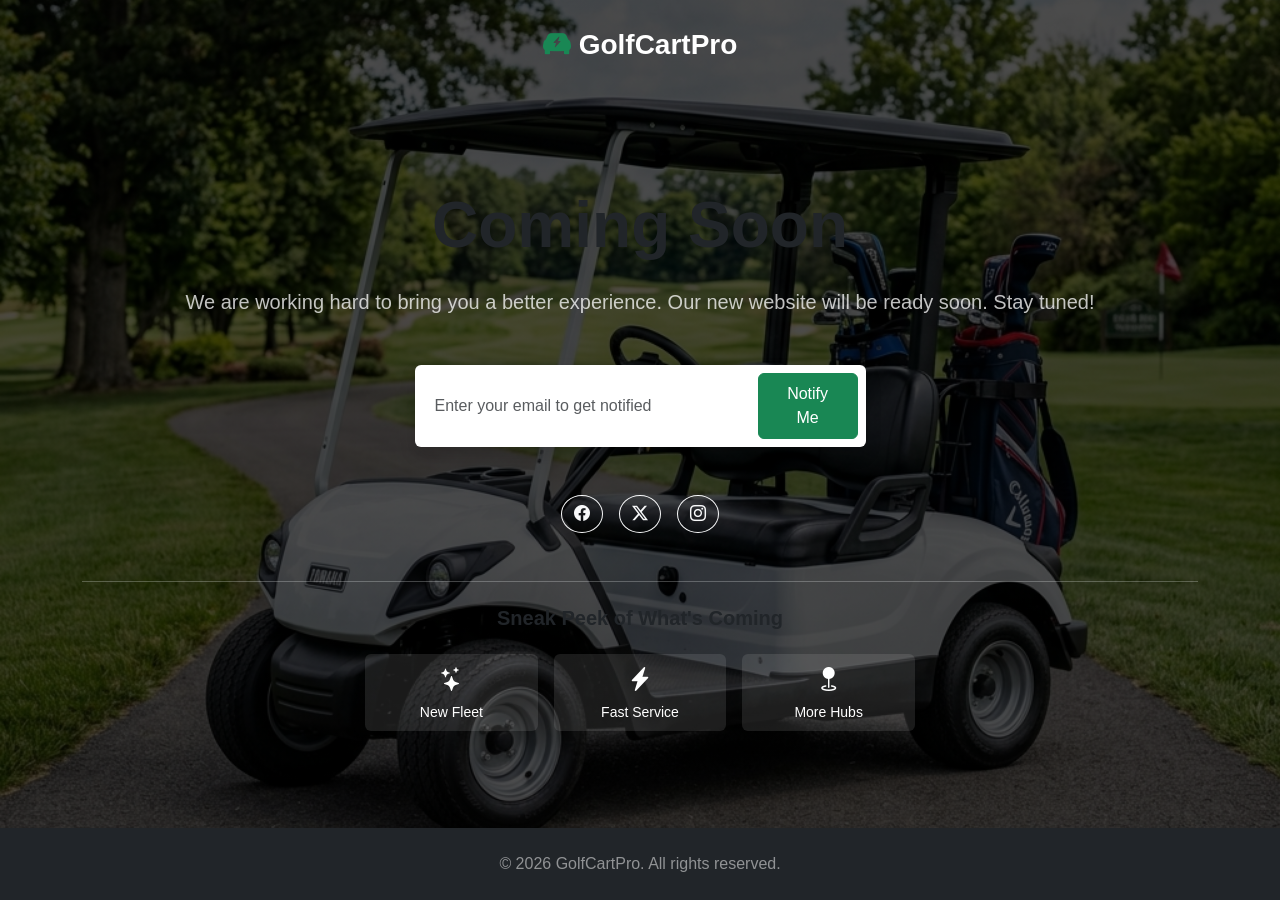
<file: coming-soon.html>
<!DOCTYPE html>
<html lang="en" dir="ltr">
<head>
  <meta charset="UTF-8">
  <meta name="viewport" content="width=device-width, initial-scale=1.0">
  <title>Coming Soon - GolfCartPro</title>
  <link href="https://cdn.jsdelivr.net/npm/bootstrap@5.3.3/dist/css/bootstrap.min.css" rel="stylesheet">
  <link rel="stylesheet" href="https://cdn.jsdelivr.net/npm/bootstrap-icons@1.11.3/font/bootstrap-icons.min.css">
  <link rel="icon" type="image/png" href="assets/images/favicon.png">
  <link rel="stylesheet" href="assets/css/style.css">
</head>
<body class="d-flex flex-column min-vh-100" style="background: linear-gradient(rgba(0,0,0,0.7), rgba(0,0,0,0.7)), url('assets/images/golf-cart-1.png') center/cover;">
  

  <!-- Header -->
  <header class="py-4">
    <div class="container text-center">
      <a class="navbar-brand d-inline-flex align-items-center fw-bold text-white fs-3 text-decoration-none" href="index.html">
        <i class="bi bi-ev-front-fill text-primary me-2"></i> GolfCartPro
      </a>
    </div>
  </header>

  <!-- Main Content -->
  <main class="flex-grow-1 d-flex align-items-center justify-content-center text-center text-white py-5">
    <div class="container">
      <h1 class="display-3 fw-bold mb-4">Coming Soon</h1>
      <p class="lead mb-5 opacity-75">We are working hard to bring you a better experience. Our new website will be ready soon. Stay tuned!</p>
      
      <div class="row justify-content-center">
        <div class="col-md-6 col-lg-5">
          <form class="d-flex gap-2 bg-white p-2 rounded shadow">
            <input type="email" class="form-control border-0" placeholder="Enter your email to get notified" required>
            <button class="btn btn-primary px-4" type="submit">Notify Me</button>
          </form>
        </div>
      </div>
      
      <div class="mt-5 d-flex gap-3 justify-content-center">
        <a href="#" class="btn btn-outline-light rounded-circle"><i class="bi bi-facebook"></i></a>
        <a href="#" class="btn btn-outline-light rounded-circle"><i class="bi bi-twitter-x"></i></a>
        <a href="#" class="btn btn-outline-light rounded-circle"><i class="bi bi-instagram"></i></a>
      </div>

      <div class="mt-5 pt-4 border-top border-light border-opacity-25">
        <h5 class="fw-bold mb-4">Sneak Peek of What's Coming</h5>
        <div class="row g-3 justify-content-center">
          <div class="col-4 col-md-2">
            <div class="bg-light bg-opacity-10 rounded p-2 text-center">
              <i class="bi bi-stars fs-4"></i>
              <p class="small mb-0 mt-1">New Fleet</p>
            </div>
          </div>
          <div class="col-4 col-md-2">
            <div class="bg-light bg-opacity-10 rounded p-2 text-center">
              <i class="bi bi-lightning-charge-fill fs-4"></i>
              <p class="small mb-0 mt-1">Fast Service</p>
            </div>
          </div>
          <div class="col-4 col-md-2">
            <div class="bg-light bg-opacity-10 rounded p-2 text-center">
              <i class="bi bi-geo-fill fs-4"></i>
              <p class="small mb-0 mt-1">More Hubs</p>
            </div>
          </div>
        </div>
      </div>
    </div>
  </main>

  <!-- Footer -->
  <footer class="py-4 mt-auto text-center text-white-50">
    <div class="container">
      <p class="mb-0">&copy; 2026 GolfCartPro. All rights reserved.</p>
    </div>
  </footer>

  <script src="https://cdn.jsdelivr.net/npm/bootstrap@5.3.3/dist/js/bootstrap.bundle.min.js"></script>
</body>
</html>
</file>
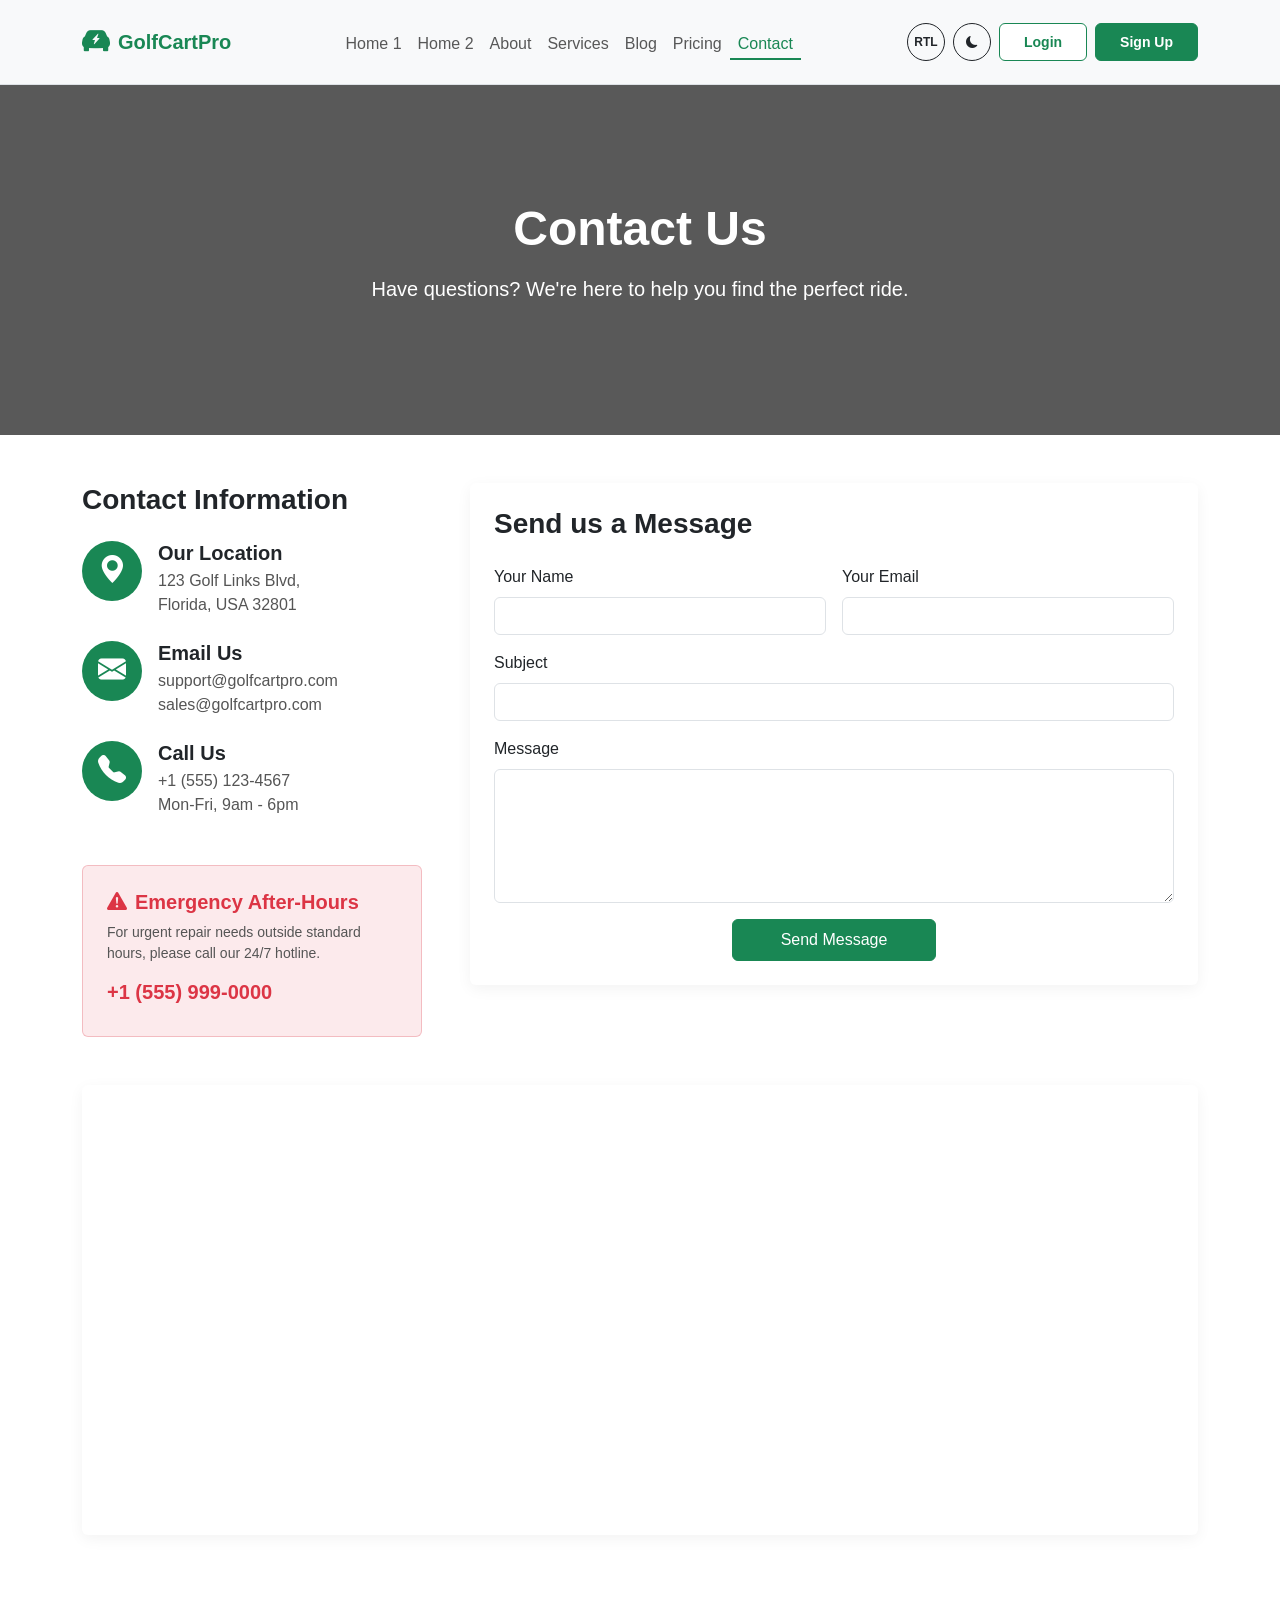
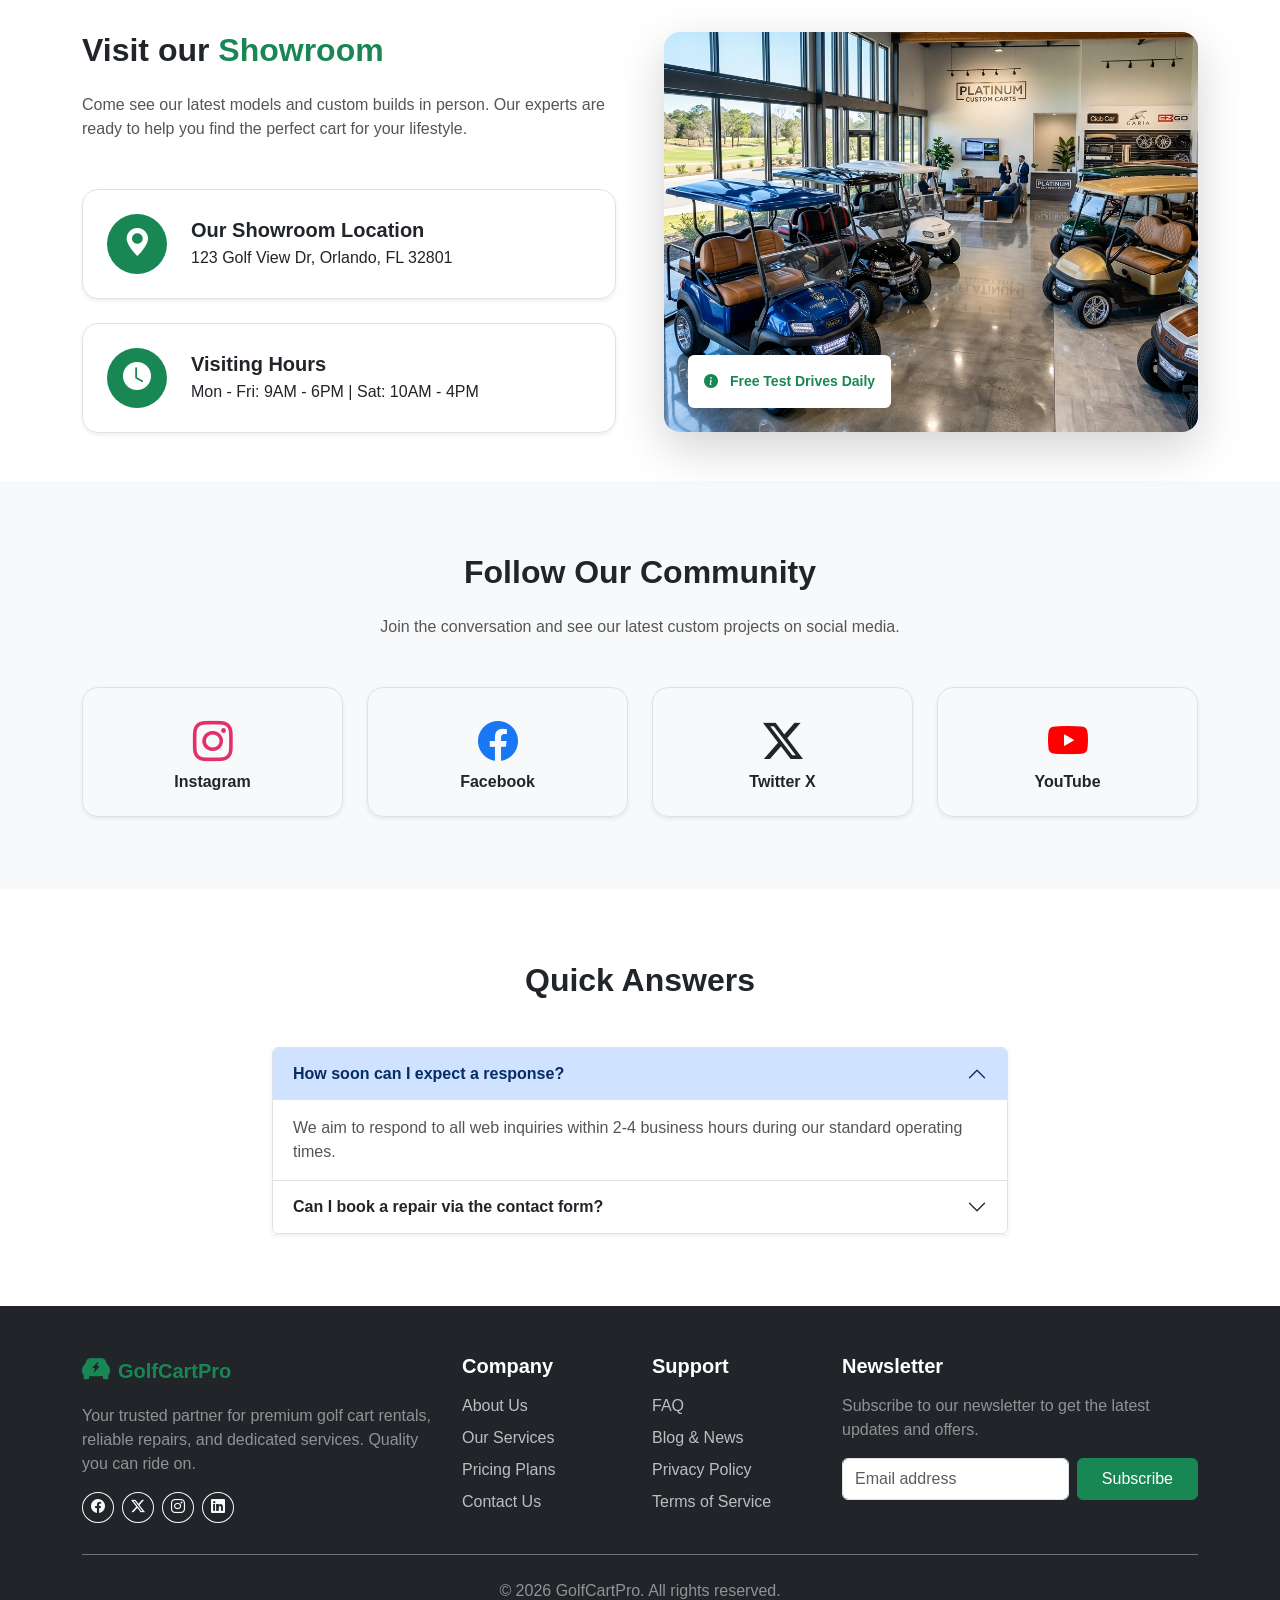
<file: contact.html>
<!DOCTYPE html>
<html lang="en" dir="ltr">
<head>
  <meta charset="UTF-8">
  <meta name="viewport" content="width=device-width, initial-scale=1.0">
  <title>Contact Us - GolfCartPro</title>
  <link href="https://cdn.jsdelivr.net/npm/bootstrap@5.3.3/dist/css/bootstrap.min.css" rel="stylesheet">
  <link rel="stylesheet" href="https://cdn.jsdelivr.net/npm/bootstrap-icons@1.11.3/font/bootstrap-icons.min.css">
  <link rel="icon" type="image/png" href="assets/images/favicon.png">
  <link rel="stylesheet" href="assets/css/style.css">
</head>
<body>
  

  <!-- Header -->
  <header>
    <nav class="navbar navbar-expand-lg bg-body-tertiary sticky-top border-bottom">
      <div class="container">
        <a class="navbar-brand d-flex align-items-center fw-bold text-primary" href="index.html">
          <i class="bi bi-ev-front-fill me-2 fs-3"></i> GolfCartPro
        </a>
        <button class="navbar-toggler" type="button" data-bs-toggle="offcanvas" data-bs-target="#offcanvasNavbar" aria-controls="offcanvasNavbar" aria-label="Toggle navigation">
          <span class="navbar-toggler-icon"></span>
        </button>
        <div class="offcanvas offcanvas-end" tabindex="-1" id="offcanvasNavbar" aria-labelledby="offcanvasNavbarLabel">
          <div class="offcanvas-header">
            <h5 class="offcanvas-title fw-bold text-primary" id="offcanvasNavbarLabel"><i class="bi bi-ev-front-fill me-2"></i> GolfCartPro</h5>
            <button type="button" class="btn-close" data-bs-dismiss="offcanvas" aria-label="Close"></button>
          </div>
          <div class="offcanvas-body align-items-center">
            <ul class="navbar-nav justify-content-center flex-grow-1 pe-3">
              <li class="nav-item"><a class="nav-link" href="index.html">Home 1</a></li>
              <li class="nav-item"><a class="nav-link" href="home-2.html">Home 2</a></li>
              <li class="nav-item"><a class="nav-link" href="about.html">About</a></li>
              <li class="nav-item"><a class="nav-link" href="services.html">Services</a></li>
              <li class="nav-item"><a class="nav-link" href="blog.html">Blog</a></li>
              <li class="nav-item"><a class="nav-link" href="pricing.html">Pricing</a></li>
              <li class="nav-item"><a class="nav-link active" href="contact.html">Contact</a></li>
            </ul>
              </li>
            </ul>
            <div class="d-flex align-items-center gap-2 mt-3 mt-lg-0">
              <button id="rtlToggle" class="btn btn-sm btn-outline-secondary rounded-circle" aria-label="Toggle RTL">RTL</button>
              <button class="btn btn-sm btn-outline-secondary rounded-circle" id="themeToggle" aria-label="Toggle Theme">
                <i class="bi bi-moon-fill" id="themeIcon"></i>
              </button>
              <a href="login.html" class="btn btn-sm btn-outline-primary">Login</a>
              <a href="register.html" class="btn btn-sm btn-primary">Sign Up</a>
            </div>
          </div>
        </div>
      </div>
    </nav>
  </header>

  <!-- Main Content -->
  <main>
    <section class="hero-section text-center py-5 text-white" style="background: linear-gradient(rgba(0,0,0,0.65), rgba(0,0,0,0.65)), url('https://images.unsplash.com/photo-1497366216548-37526070297c?auto=format&fit=crop&q=80&w=1600') center/cover no-repeat; min-height: 350px; display: flex; align-items: center;">
      <div class="container">
        <h1 class="display-5 fw-bold mb-3 text-white">Contact Us</h1>
        <p class="lead text-white">Have questions? We're here to help you find the perfect ride.</p>
      </div>
    </section>

    <section class="py-5">
      <div class="container">
        <div class="row g-5">
          <!-- Contact Info -->
          <div class="col-lg-4">
            <h3 class="fw-bold mb-4">Contact Information</h3>
            <div class="d-flex align-items-start mb-4">
              <div class="bg-primary text-white rounded-circle d-flex align-items-center justify-content-center me-3" style="width: 60px; height: 60px; flex-shrink: 0;">
                <i class="bi bi-geo-alt-fill fs-3"></i>
              </div>
              <div>
                <h5 class="fw-bold mb-1">Our Location</h5>
                <p class="text-secondary mb-0">123 Golf Links Blvd,<br>Florida, USA 32801</p>
              </div>
            </div>
            <div class="d-flex align-items-start mb-4">
              <div class="bg-primary text-white rounded-circle d-flex align-items-center justify-content-center me-3" style="width: 60px; height: 60px; flex-shrink: 0;">
                <i class="bi bi-envelope-fill fs-3"></i>
              </div>
              <div>
                <h5 class="fw-bold mb-1">Email Us</h5>
                <p class="text-secondary mb-0">support@golfcartpro.com<br>sales@golfcartpro.com</p>
              </div>
            </div>
            <div class="d-flex align-items-start mb-4">
              <div class="bg-primary text-white rounded-circle d-flex align-items-center justify-content-center me-3" style="width: 60px; height: 60px; flex-shrink: 0;">
                <i class="bi bi-telephone-fill fs-3"></i>
              </div>
              <div>
                <h5 class="fw-bold mb-1">Call Us</h5>
                <p class="text-secondary mb-0">+1 (555) 123-4567<br>Mon-Fri, 9am - 6pm</p>
              </div>
            </div>
            <div class="mt-5 p-4 bg-danger bg-opacity-10 rounded border border-danger border-opacity-25">
              <h5 class="fw-bold text-danger mb-2"><i class="bi bi-exclamation-triangle-fill me-2"></i>Emergency After-Hours</h5>
              <p class="small text-secondary mb-3">For urgent repair needs outside standard hours, please call our 24/7 hotline.</p>
              <h5 class="fw-bold text-danger">+1 (555) 999-0000</h5>
            </div>
          </div>
          
          <!-- Contact Form -->
          <div class="col-lg-8">
            <div class="card p-4">
              <h3 class="fw-bold mb-4">Send us a Message</h3>
              <form>
                <div class="row g-3">
                  <div class="col-md-6">
                    <label for="name" class="form-label">Your Name</label>
                    <input type="text" class="form-control" id="name" required>
                  </div>
                  <div class="col-md-6">
                    <label for="email" class="form-label">Your Email</label>
                    <input type="email" class="form-control" id="email" required>
                  </div>
                  <div class="col-12">
                    <label for="subject" class="form-label">Subject</label>
                    <input type="text" class="form-control" id="subject" required>
                  </div>
                  <div class="col-12">
                    <label for="message" class="form-label">Message</label>
                    <textarea class="form-control" id="message" rows="5" required></textarea>
                  </div>
                  <div class="col-12 text-center">
                    <button type="submit" class="btn btn-primary px-5">Send Message</button>
                  </div>
                </div>
              </form>
            </div>
          </div>
        </div>
      </div>
    </section>

    <!-- Google Map -->
    <section class="pb-5">
      <div class="container">
        <div class="card overflow-hidden">
          <iframe src="https://www.google.com/maps/embed?pb=!1m18!1m12!1m3!1d112104.79370881903!2d-81.47271428588526!3d28.513515437812543!2m3!1f0!2f0!3f0!3m2!1i1024!2i768!4f13.1!3m3!1m2!1s0x88e773d8fecdbc77%3A0xac3b2063ca5bf9e!2sOrlando%2C%20FL%2C%20USA!5e0!3m2!1sen!2sin!4v1714545063462!5m2!1sen!2sin" width="100%" height="450" style="border:0;" allowfullscreen="" loading="lazy" referrerpolicy="no-referrer-when-downgrade"></iframe>
        </div>
      </div>
    </section>
    <!-- SECTION: Our Showroom -->
    <section class="py-5 bg-white">
      <div class="container">
        <div class="row align-items-center g-5">
          <div class="col-lg-6">
            <h2 class="fw-bold mb-4">Visit our <span class="text-primary">Showroom</span></h2>
            <p class="text-secondary mb-5">Come see our latest models and custom builds in person. Our experts are ready to help you find the perfect cart for your lifestyle.</p>
            
            <div class="d-flex flex-column gap-4">
               <div class="facility-card p-4 rounded-4 d-flex align-items-center gap-4 border shadow-sm">
                  <div class="bg-primary text-white rounded-circle d-flex align-items-center justify-content-center" style="width: 60px; height: 60px; flex-shrink: 0;">
                     <i class="bi bi-geo-alt-fill fs-3"></i>
                  </div>
                  <div>
                     <h5 class="fw-bold mb-1">Our Showroom Location</h5>
                     <p class="mb-0">123 Golf View Dr, Orlando, FL 32801</p>
                  </div>
               </div>
               
               <div class="facility-card p-4 rounded-4 d-flex align-items-center gap-4 border shadow-sm">
                  <div class="bg-primary text-white rounded-circle d-flex align-items-center justify-content-center" style="width: 60px; height: 60px; flex-shrink: 0;">
                     <i class="bi bi-clock-fill fs-3"></i>
                  </div>
                  <div>
                     <h5 class="fw-bold mb-1">Visiting Hours</h5>
                     <p class="mb-0">Mon - Fri: 9AM - 6PM | Sat: 10AM - 4PM</p>
                  </div>
               </div>
            </div>
          </div>
          
          <div class="col-lg-6">
            <div class="position-relative">
               <div class="rounded-4 shadow-lg overflow-hidden img-height-md">
                  <img src="assets/images/h1_showroom.png" class="w-100 h-100 object-fit-cover" alt="Our Showroom">
               </div>
               <div class="position-absolute bottom-0 start-0 m-4 p-3 bg-white rounded shadow-sm d-none d-md-block">
                  <p class="small fw-bold mb-0 text-primary"><i class="bi bi-info-circle-fill me-2"></i> Free Test Drives Daily</p>
               </div>
            </div>
          </div>
        </div>
      </div>
    </section>

    <!-- SECTION: Follow Our Community -->
    <section class="py-5 bg-light text-center">
      <div class="container py-4">
        <h2 class="fw-bold mb-4">Follow Our Community</h2>
        <p class="text-secondary mb-5">Join the conversation and see our latest custom projects on social media.</p>
        
        <div class="row g-4 justify-content-center">
          <div class="col-6 col-md-3">
             <a href="#" class="text-decoration-none">
                <div class="facility-card p-4 rounded-4 shadow-sm border">
                   <i class="bi bi-instagram fs-1 mb-3" style="color: #E1306C;"></i>
                   <h6 class="fw-bold mb-0">Instagram</h6>
                </div>
             </a>
          </div>
          <div class="col-6 col-md-3">
             <a href="#" class="text-decoration-none">
                <div class="facility-card p-4 rounded-4 shadow-sm border">
                   <i class="bi bi-facebook fs-1 mb-3" style="color: #1877F2;"></i>
                   <h6 class="fw-bold mb-0">Facebook</h6>
                </div>
             </a>
          </div>
          <div class="col-6 col-md-3">
             <a href="#" class="text-decoration-none">
                <div class="facility-card p-4 rounded-4 shadow-sm border">
                   <i class="bi bi-twitter-x fs-1 mb-3 text-dark"></i>
                   <h6 class="fw-bold mb-0">Twitter X</h6>
                </div>
             </a>
          </div>
          <div class="col-6 col-md-3">
             <a href="#" class="text-decoration-none">
                <div class="facility-card p-4 rounded-4 shadow-sm border">
                   <i class="bi bi-youtube fs-1 mb-3" style="color: #FF0000;"></i>
                   <h6 class="fw-bold mb-0">YouTube</h6>
                </div>
             </a>
          </div>
        </div>
      </div>
    </section>

    <!-- SECTION: Contact FAQ -->
    <section class="py-5">
      <div class="container py-4">
        <div class="row justify-content-center">
          <div class="col-lg-8 text-center">
            <h2 class="fw-bold mb-5">Quick Answers</h2>
            <div class="accordion text-start shadow-sm" id="contactFaq">
              <div class="accordion-item">
                <h2 class="accordion-header">
                  <button class="accordion-button fw-bold" type="button" data-bs-toggle="collapse" data-bs-target="#cfaq1">
                    How soon can I expect a response?
                  </button>
                </h2>
                <div id="cfaq1" class="accordion-collapse collapse show" data-bs-parent="#contactFaq">
                  <div class="accordion-body text-secondary">
                    We aim to respond to all web inquiries within 2-4 business hours during our standard operating times.
                  </div>
                </div>
              </div>
              <div class="accordion-item">
                <h2 class="accordion-header">
                  <button class="accordion-button collapsed fw-bold" type="button" data-bs-toggle="collapse" data-bs-target="#cfaq2">
                    Can I book a repair via the contact form?
                  </button>
                </h2>
                <div id="cfaq2" class="accordion-collapse collapse" data-bs-parent="#contactFaq">
                  <div class="accordion-body text-secondary">
                    Yes, absolutely! Simply select "Repair" as your subject and provide details about your cart model and the issue.
                  </div>
                </div>
              </div>
            </div>
          </div>
        </div>
      </div>
    </section>

  </main>

  <!-- Footer -->
  <footer class="py-5 mt-auto">
    <div class="container">
      <div class="row gy-4">
        <div class="col-lg-4 col-md-6">
          <h5 class="fw-bold mb-3 d-flex align-items-center text-primary footer-brand">
            <i class="bi bi-ev-front-fill me-2 fs-3"></i> GolfCartPro
          </h5>
          <p class="text-white-50">Your trusted partner for premium golf cart rentals, reliable repairs, and dedicated services. Quality you can ride on.</p>
          <div class="d-flex gap-2">
            <a href="#" class="btn btn-outline-light btn-sm rounded-circle"><i class="bi bi-facebook"></i></a>
            <a href="#" class="btn btn-outline-light btn-sm rounded-circle"><i class="bi bi-twitter-x"></i></a>
            <a href="#" class="btn btn-outline-light btn-sm rounded-circle"><i class="bi bi-instagram"></i></a>
            <a href="#" class="btn btn-outline-light btn-sm rounded-circle"><i class="bi bi-linkedin"></i></a>
          </div>
        </div>
        <div class="col-lg-2 col-md-6">
          <h5 class="fw-bold mb-3 text-white">Company</h5>
          <ul class="list-unstyled d-flex flex-column gap-2">
            <li><a href="about.html">About Us</a></li>
            <li><a href="services.html">Our Services</a></li>
            <li><a href="pricing.html">Pricing Plans</a></li>
            <li><a href="contact.html">Contact Us</a></li>
          </ul>
        </div>
        <div class="col-lg-2 col-md-6">
          <h5 class="fw-bold mb-3 text-white">Support</h5>
          <ul class="list-unstyled d-flex flex-column gap-2">
            <li><a href="service-details.html">FAQ</a></li>
            <li><a href="blog.html">Blog & News</a></li>
            <li><a href="#">Privacy Policy</a></li>
            <li><a href="#">Terms of Service</a></li>
          </ul>
        </div>
        <div class="col-lg-4 col-md-6">
          <h5 class="fw-bold mb-3 text-white">Newsletter</h5>
          <p class="text-white-50">Subscribe to our newsletter to get the latest updates and offers.</p>
          <form class="d-flex gap-2">
            <input type="email" class="form-control" placeholder="Email address" required>
            <button class="btn btn-primary" type="submit">Subscribe</button>
          </form>
        </div>
      </div>
      <div class="border-top border-secondary mt-4 pt-4 text-center text-white-50">
        <p class="mb-0">&copy; 2026 GolfCartPro. All rights reserved.</p>
      </div>
    </div>
  </footer>
  
  <button class="btn btn-primary rounded-circle" id="back-to-top" aria-label="Back to top">
    <i class="bi bi-arrow-up"></i>
  </button>

  <script src="https://cdn.jsdelivr.net/npm/bootstrap@5.3.3/dist/js/bootstrap.bundle.min.js"></script>
  <script src="assets/js/main.js"></script>
</body>
</html>
</file>
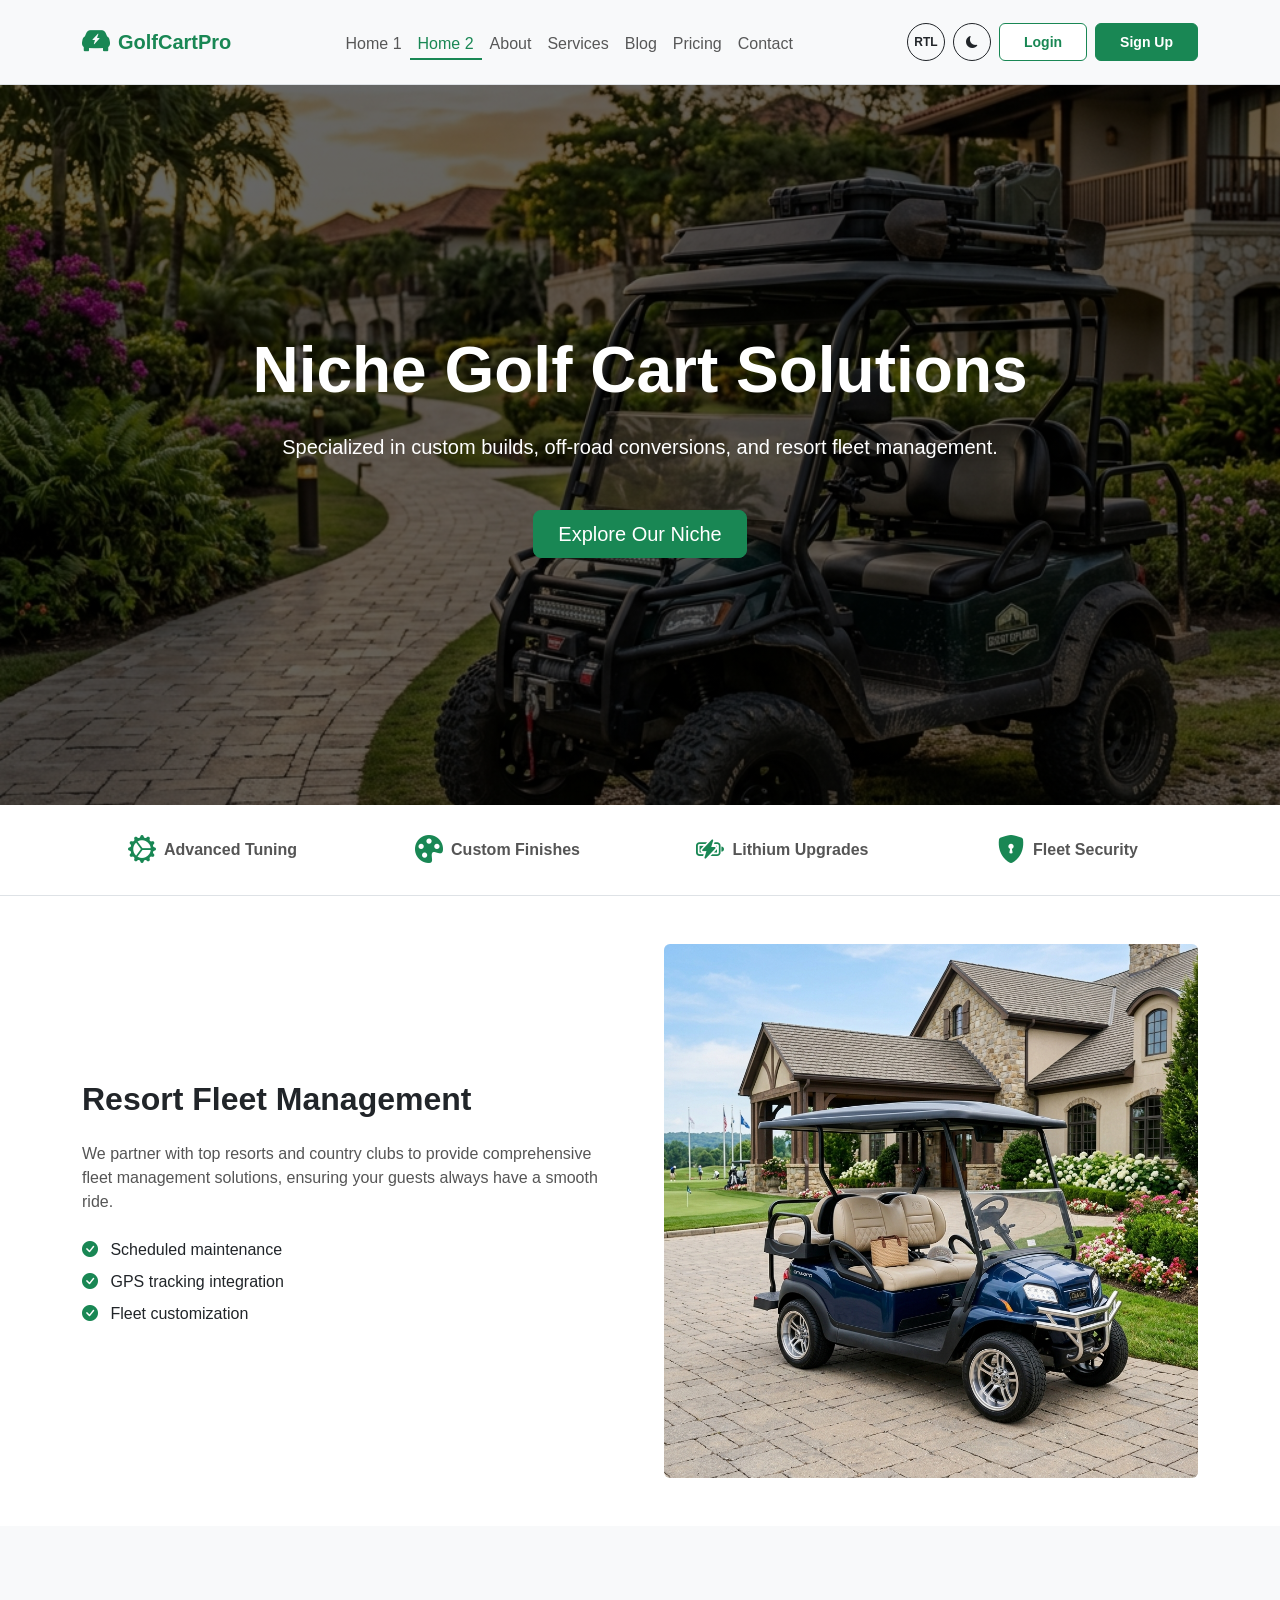
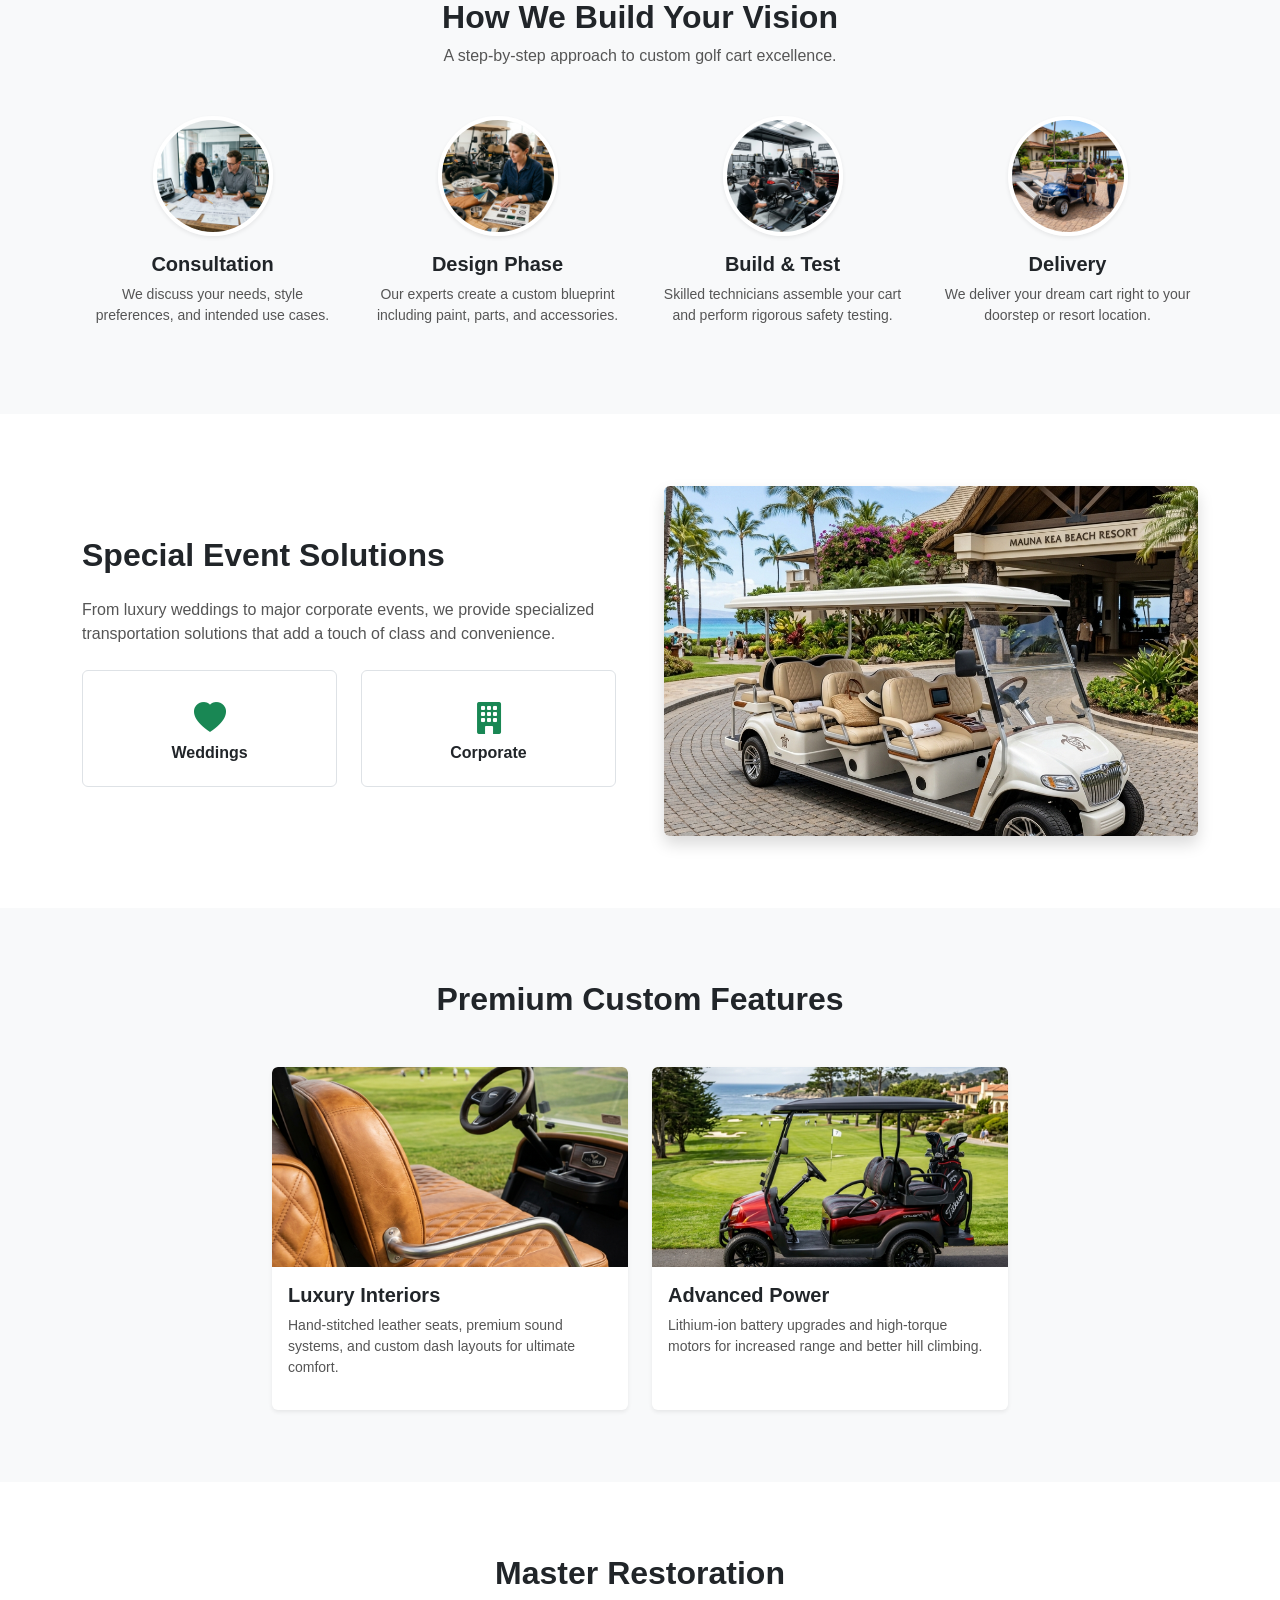
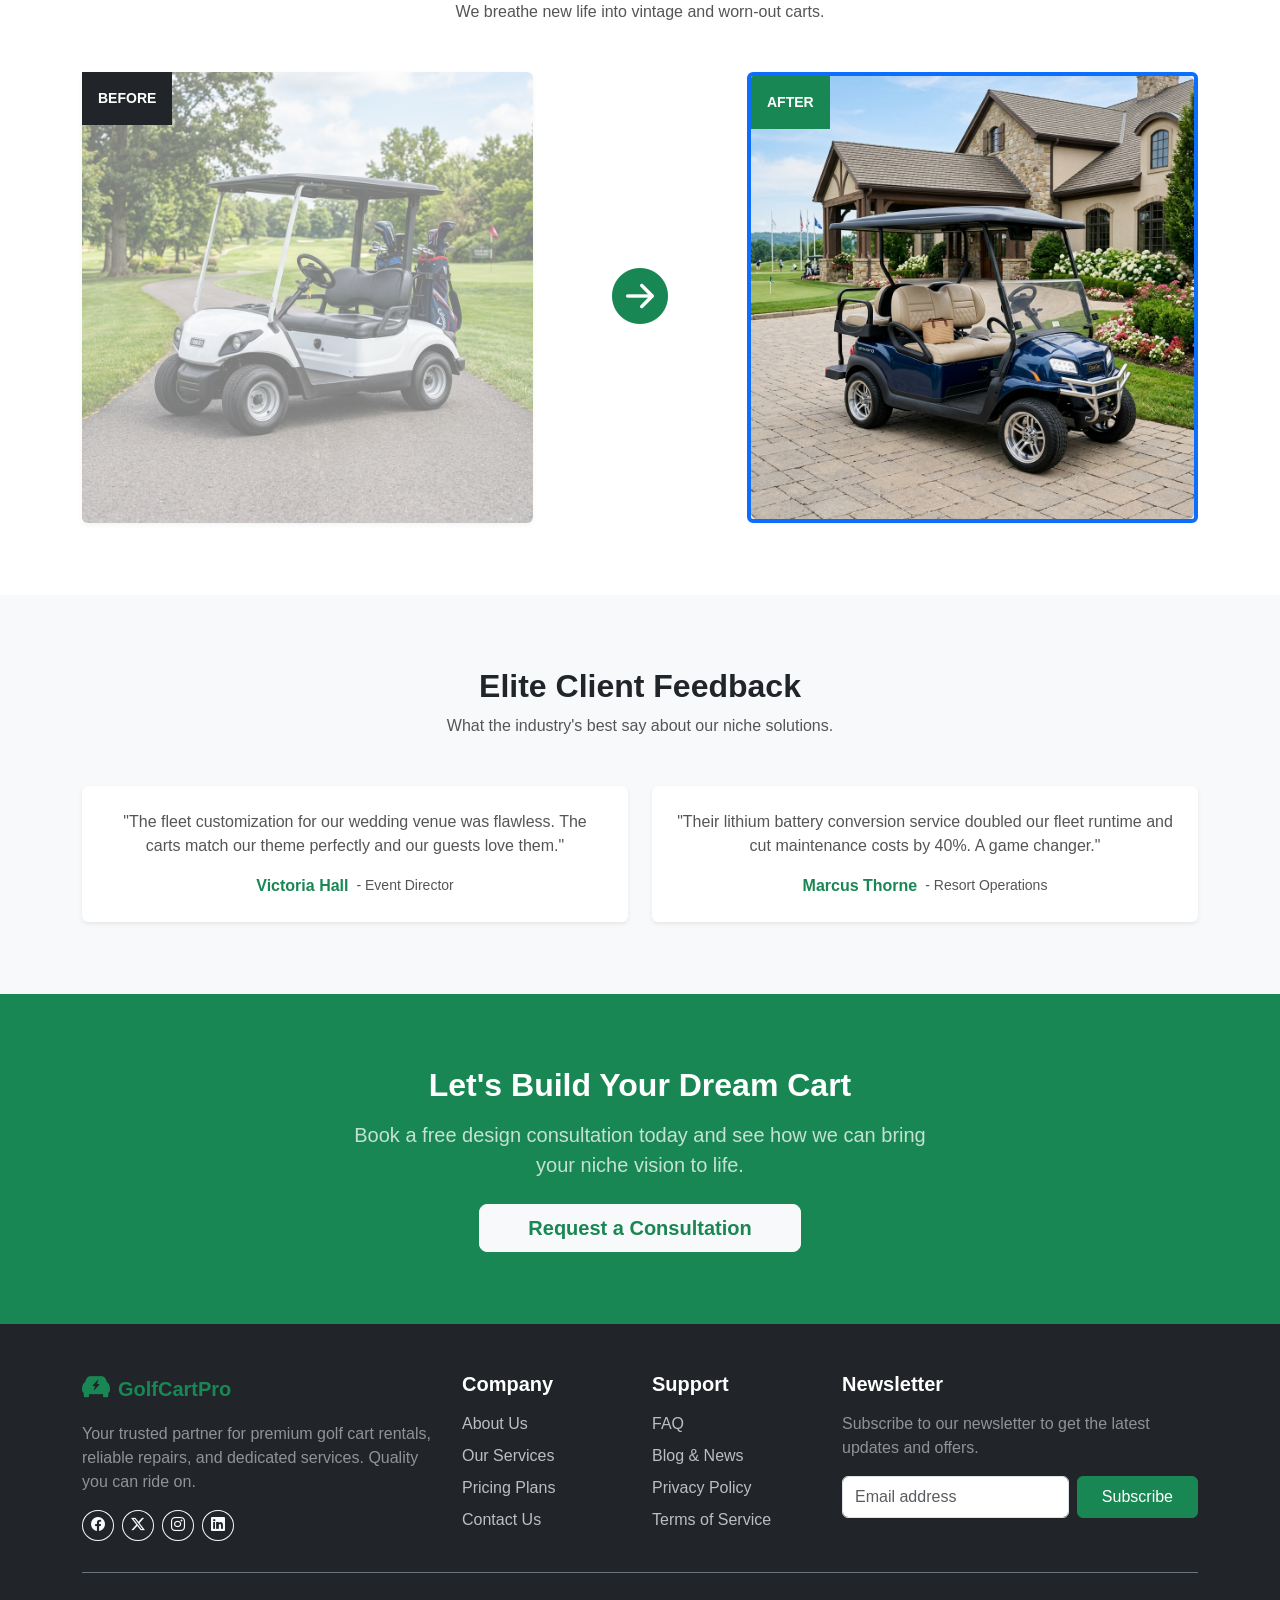
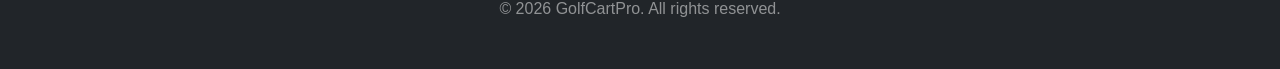
<file: home-2.html>
<!DOCTYPE html>
<html lang="en" dir="ltr">
<head>
  <meta charset="UTF-8">
  <meta name="viewport" content="width=device-width, initial-scale=1.0">
  <title>Home Alternative - GolfCartPro</title>
  <link href="https://cdn.jsdelivr.net/npm/bootstrap@5.3.3/dist/css/bootstrap.min.css" rel="stylesheet">
  <link rel="stylesheet" href="https://cdn.jsdelivr.net/npm/bootstrap-icons@1.11.3/font/bootstrap-icons.min.css">
  <link rel="icon" type="image/png" href="assets/images/favicon.png">
  <link rel="stylesheet" href="assets/css/style.css">
</head>
<body>
  

  <!-- Header -->
  <header>
    <nav class="navbar navbar-expand-lg bg-body-tertiary sticky-top border-bottom">
      <div class="container">
        <a class="navbar-brand d-flex align-items-center fw-bold text-primary" href="index.html">
          <i class="bi bi-ev-front-fill me-2 fs-3"></i> GolfCartPro
        </a>
        <button class="navbar-toggler" type="button" data-bs-toggle="offcanvas" data-bs-target="#offcanvasNavbar" aria-controls="offcanvasNavbar" aria-label="Toggle navigation">
          <span class="navbar-toggler-icon"></span>
        </button>
        <div class="offcanvas offcanvas-end" tabindex="-1" id="offcanvasNavbar" aria-labelledby="offcanvasNavbarLabel">
          <div class="offcanvas-header">
            <h5 class="offcanvas-title fw-bold text-primary" id="offcanvasNavbarLabel"><i class="bi bi-ev-front-fill me-2"></i> GolfCartPro</h5>
            <button type="button" class="btn-close" data-bs-dismiss="offcanvas" aria-label="Close"></button>
          </div>
          <div class="offcanvas-body align-items-center">
            <ul class="navbar-nav justify-content-center flex-grow-1 pe-3">
              <li class="nav-item"><a class="nav-link" href="index.html">Home 1</a></li>
              <li class="nav-item"><a class="nav-link active" href="home-2.html">Home 2</a></li>
              <li class="nav-item"><a class="nav-link" href="about.html">About</a></li>
              <li class="nav-item"><a class="nav-link" href="services.html">Services</a></li>
              <li class="nav-item"><a class="nav-link" href="blog.html">Blog</a></li>
              <li class="nav-item"><a class="nav-link" href="pricing.html">Pricing</a></li>
              <li class="nav-item"><a class="nav-link" href="contact.html">Contact</a></li>
            </ul>
              </li>
            </ul>
            <div class="d-flex align-items-center gap-2 mt-3 mt-lg-0">
              <button id="rtlToggle" class="btn btn-sm btn-outline-secondary rounded-circle" aria-label="Toggle RTL">RTL</button>
              <button class="btn btn-sm btn-outline-secondary rounded-circle" id="themeToggle" aria-label="Toggle Theme">
                <i class="bi bi-moon-fill" id="themeIcon"></i>
              </button>
              <a href="login.html" class="btn btn-sm btn-outline-primary">Login</a>
              <a href="register.html" class="btn btn-sm btn-primary">Sign Up</a>
            </div>
          </div>
        </div>
      </div>
    </nav>
  </header>

  <!-- Main Content -->
  <main>
    <!-- Hero Section Niche -->
    <section class="hero-section py-5 d-flex align-items-center" style="min-height: 80vh; background: linear-gradient(rgba(0,0,0,0.6), rgba(0,0,0,0.6)), url('assets/images/home2_hero.png') center/cover;">
      <div class="container text-center text-white">
        <h1 class="display-3 fw-bold mb-4 text-white">Niche Golf Cart Solutions</h1>
        <p class="lead mb-5 text-white">Specialized in custom builds, off-road conversions, and resort fleet management.</p>
        <a href="services.html" class="btn btn-primary btn-lg hero-btn">Explore Our Niche</a>
      </div>
    </section>

    <!-- SECTION: Specialized Expertise Icons -->
    <section class="py-4 border-bottom">
      <div class="container">
        <div class="row g-4 text-center justify-content-center">
          <div class="col-md-3 col-6">
            <div class="d-flex align-items-center justify-content-center gap-2">
              <i class="bi bi-gear-wide-connected text-primary fs-3"></i>
              <span class="fw-bold text-secondary">Advanced Tuning</span>
            </div>
          </div>
          <div class="col-md-3 col-6">
            <div class="d-flex align-items-center justify-content-center gap-2">
              <i class="bi bi-palette-fill text-primary fs-3"></i>
              <span class="fw-bold text-secondary">Custom Finishes</span>
            </div>
          </div>
          <div class="col-md-3 col-6">
            <div class="d-flex align-items-center justify-content-center gap-2">
              <i class="bi bi-battery-charging text-primary fs-3"></i>
              <span class="fw-bold text-secondary">Lithium Upgrades</span>
            </div>
          </div>
          <div class="col-md-3 col-6">
            <div class="d-flex align-items-center justify-content-center gap-2">
              <i class="bi bi-shield-lock-fill text-primary fs-3"></i>
              <span class="fw-bold text-secondary">Fleet Security</span>
            </div>
          </div>
        </div>
      </div>
    </section>

    <!-- Content Sections -->
    <section class="py-5">
      <div class="container">
        <div class="row align-items-center g-5">
          <div class="col-lg-6 order-lg-2">
            <img src="assets/images/golf-cart-2.png" class="img-fluid rounded" alt="Resort Cart">
          </div>
          <div class="col-lg-6 order-lg-1">
            <h2 class="fw-bold mb-4">Resort Fleet Management</h2>
            <p class="text-secondary mb-4">We partner with top resorts and country clubs to provide comprehensive fleet management solutions, ensuring your guests always have a smooth ride.</p>
            <ul class="list-unstyled">
              <li class="mb-2"><i class="bi bi-check-circle-fill text-primary me-2"></i> Scheduled maintenance</li>
              <li class="mb-2"><i class="bi bi-check-circle-fill text-primary me-2"></i> GPS tracking integration</li>
              <li class="mb-2"><i class="bi bi-check-circle-fill text-primary me-2"></i> Fleet customization</li>
            </ul>
          </div>
        </div>
      </div>
    </section>

    <!-- SECTION: Our Process -->
    <section class="py-5 bg-tertiary">
      <div class="container py-4">
        <div class="text-center mb-5">
          <h2 class="fw-bold">How We Build Your Vision</h2>
          <p class="text-secondary">A step-by-step approach to custom golf cart excellence.</p>
        </div>
        <div class="row g-4">
          <div class="col-md-3">
            <div class="text-center">
              <img src="assets/images/step1.png" alt="Consultation" class="mb-3 mx-auto rounded-circle shadow-sm border border-4 border-white" style="width: 120px; height: 120px; object-fit: cover;">
              <h5 class="fw-bold">Consultation</h5>
              <p class="text-secondary small">We discuss your needs, style preferences, and intended use cases.</p>
            </div>
          </div>
          <div class="col-md-3">
            <div class="text-center">
              <img src="assets/images/step2.png" alt="Design Phase" class="mb-3 mx-auto rounded-circle shadow-sm border border-4 border-white" style="width: 120px; height: 120px; object-fit: cover;">
              <h5 class="fw-bold">Design Phase</h5>
              <p class="text-secondary small">Our experts create a custom blueprint including paint, parts, and accessories.</p>
            </div>
          </div>
          <div class="col-md-3">
            <div class="text-center">
              <img src="assets/images/step3.png" alt="Build & Test" class="mb-3 mx-auto rounded-circle shadow-sm border border-4 border-white" style="width: 120px; height: 120px; object-fit: cover;">
              <h5 class="fw-bold">Build & Test</h5>
              <p class="text-secondary small">Skilled technicians assemble your cart and perform rigorous safety testing.</p>
            </div>
          </div>
          <div class="col-md-3">
            <div class="text-center">
              <img src="assets/images/step4.png" alt="Delivery" class="mb-3 mx-auto rounded-circle shadow-sm border border-4 border-white" style="width: 120px; height: 120px; object-fit: cover;">
              <h5 class="fw-bold">Delivery</h5>
              <p class="text-secondary small">We deliver your dream cart right to your doorstep or resort location.</p>
            </div>
          </div>
        </div>
      </div>
    </section>

    <!-- SECTION: Event Solutions -->
    <section class="py-5">
      <div class="container py-4">
        <div class="row align-items-center g-5">
          <div class="col-lg-6">
            <h2 class="fw-bold mb-4">Special Event Solutions</h2>
            <p class="text-secondary mb-4">From luxury weddings to major corporate events, we provide specialized transportation solutions that add a touch of class and convenience.</p>
            <div class="row g-4">
              <div class="col-6">
                <div class="p-4 border rounded text-center event-box">
                  <i class="bi bi-heart-fill text-primary fs-2 mb-2"></i>
                  <h6 class="fw-bold mb-0">Weddings</h6>
                </div>
              </div>
              <div class="col-6">
                <div class="p-4 border rounded text-center event-box">
                  <i class="bi bi-building-fill text-primary fs-2 mb-2"></i>
                  <h6 class="fw-bold mb-0">Corporate</h6>
                </div>
              </div>
            </div>
          </div>
          <div class="col-lg-6">
            <div class="rounded shadow overflow-hidden" style="height: 350px;">
              <img src="assets/images/golf-cart-3.png" class="w-100 h-100 object-fit-cover" alt="Event Solutions">
            </div>
          </div>
        </div>
      </div>
    </section>

    <!-- SECTION: Custom Feature Spotlight -->
    <section class="py-5 bg-tertiary">
      <div class="container py-4 text-center">
        <h2 class="fw-bold mb-5">Premium Custom Features</h2>
        <div class="row g-4 justify-content-center">
          <div class="col-lg-4 col-md-6">
            <div class="card h-100 border-0 shadow-sm overflow-hidden text-start">
              <img src="assets/images/srv_accessories.png" class="card-img-top" alt="Feature 1" style="height: 200px; object-fit: cover;">
              <div class="card-body">
                <h5 class="fw-bold">Luxury Interiors</h5>
                <p class="text-secondary small">Hand-stitched leather seats, premium sound systems, and custom dash layouts for ultimate comfort.</p>
              </div>
            </div>
          </div>
          <div class="col-lg-4 col-md-6">
            <div class="card h-100 border-0 shadow-sm overflow-hidden text-start">
              <img src="assets/images/srv_custom_paint.png" class="card-img-top" alt="Feature 2" style="height: 200px; object-fit: cover;">
              <div class="card-body">
                <h5 class="fw-bold">Advanced Power</h5>
                <p class="text-secondary small">Lithium-ion battery upgrades and high-torque motors for increased range and better hill climbing.</p>
              </div>
            </div>
          </div>
        </div>
      </div>
    </section>

    <!-- SECTION: Restoration Before & After -->
    <section class="py-5">
      <div class="container py-4">
        <div class="text-center mb-5">
          <h2 class="fw-bold">Master Restoration</h2>
          <p class="text-secondary">We breathe new life into vintage and worn-out carts.</p>
        </div>
        <div class="row g-4 align-items-center">
          <div class="col-md-5">
            <div class="position-relative">
              <img src="assets/images/golf-cart-1.png" class="img-fluid rounded shadow-sm opacity-50" alt="Before">
              <div class="position-absolute top-0 start-0 p-3 bg-dark text-white fw-bold small">BEFORE</div>
            </div>
          </div>
          <div class="col-md-2 text-center d-none d-md-block">
             <i class="bi bi-arrow-right-circle-fill display-4 text-primary"></i>
          </div>
          <div class="col-md-5">
            <div class="position-relative border border-primary border-4 rounded overflow-hidden">
              <img src="assets/images/golf-cart-2.png" class="img-fluid rounded shadow" alt="After">
              <div class="position-absolute top-0 start-0 p-3 bg-primary text-white fw-bold small">AFTER</div>
            </div>
          </div>
        </div>
      </div>
    </section>

    <!-- SECTION: Elite Client Testimonials -->
    <section class="py-5 bg-light">
      <div class="container py-4">
        <div class="text-center mb-5">
          <h2 class="fw-bold">Elite Client Feedback</h2>
          <p class="text-secondary">What the industry's best say about our niche solutions.</p>
        </div>
        <div class="row g-4">
          <div class="col-md-6">
            <div class="p-4 bg-white rounded shadow-sm text-center">
              <p class="italic text-secondary mb-3">"The fleet customization for our wedding venue was flawless. The carts match our theme perfectly and our guests love them."</p>
              <div class="d-flex align-items-center justify-content-center">
                <div class="fw-bold text-primary">Victoria Hall</div>
                <div class="ms-2 text-secondary small">- Event Director</div>
              </div>
            </div>
          </div>
          <div class="col-md-6">
            <div class="p-4 bg-white rounded shadow-sm text-center">
              <p class="italic text-secondary mb-3">"Their lithium battery conversion service doubled our fleet runtime and cut maintenance costs by 40%. A game changer."</p>
              <div class="d-flex align-items-center justify-content-center">
                <div class="fw-bold text-primary">Marcus Thorne</div>
                <div class="ms-2 text-secondary small">- Resort Operations</div>
              </div>
            </div>
          </div>
        </div>
      </div>
    </section>

    <!-- SECTION: Consultation CTA -->
    <section class="py-5 bg-primary text-white text-center">
      <div class="container py-4">
        <h2 class="fw-bold mb-3 text-white">Let's Build Your Dream Cart</h2>
        <p class="lead mb-4 mx-auto opacity-75" style="max-width: 600px;">Book a free design consultation today and see how we can bring your niche vision to life.</p>
        <a href="contact.html" class="btn btn-light btn-lg px-5 text-primary fw-bold">Request a Consultation</a>
      </div>
    </section>

  </main>

  <!-- Footer -->
  <footer class="py-5 mt-auto">
    <div class="container">
      <div class="row gy-4">
        <div class="col-lg-4 col-md-6">
          <h5 class="fw-bold mb-3 d-flex align-items-center text-primary footer-brand">
            <i class="bi bi-ev-front-fill me-2 fs-3"></i> GolfCartPro
          </h5>
          <p class="text-white-50">Your trusted partner for premium golf cart rentals, reliable repairs, and dedicated services. Quality you can ride on.</p>
          <div class="d-flex gap-2">
            <a href="#" class="btn btn-outline-light btn-sm rounded-circle"><i class="bi bi-facebook"></i></a>
            <a href="#" class="btn btn-outline-light btn-sm rounded-circle"><i class="bi bi-twitter-x"></i></a>
            <a href="#" class="btn btn-outline-light btn-sm rounded-circle"><i class="bi bi-instagram"></i></a>
            <a href="#" class="btn btn-outline-light btn-sm rounded-circle"><i class="bi bi-linkedin"></i></a>
          </div>
        </div>
        <div class="col-lg-2 col-md-6">
          <h5 class="fw-bold mb-3 text-white">Company</h5>
          <ul class="list-unstyled d-flex flex-column gap-2">
            <li><a href="about.html">About Us</a></li>
            <li><a href="services.html">Our Services</a></li>
            <li><a href="pricing.html">Pricing Plans</a></li>
            <li><a href="contact.html">Contact Us</a></li>
          </ul>
        </div>
        <div class="col-lg-2 col-md-6">
          <h5 class="fw-bold mb-3 text-white">Support</h5>
          <ul class="list-unstyled d-flex flex-column gap-2">
            <li><a href="service-details.html">FAQ</a></li>
            <li><a href="blog.html">Blog & News</a></li>
            <li><a href="#">Privacy Policy</a></li>
            <li><a href="#">Terms of Service</a></li>
          </ul>
        </div>
        <div class="col-lg-4 col-md-6">
          <h5 class="fw-bold mb-3 text-white">Newsletter</h5>
          <p class="text-white-50">Subscribe to our newsletter to get the latest updates and offers.</p>
          <form class="d-flex gap-2">
            <input type="email" class="form-control" placeholder="Email address" required>
            <button class="btn btn-primary" type="submit">Subscribe</button>
          </form>
        </div>
      </div>
      <div class="border-top border-secondary mt-4 pt-4 text-center text-white-50">
        <p class="mb-0">&copy; 2026 GolfCartPro. All rights reserved.</p>
      </div>
    </div>
  </footer>
  
  <button class="btn btn-primary rounded-circle" id="back-to-top" aria-label="Back to top">
    <i class="bi bi-arrow-up"></i>
  </button>

  <script src="https://cdn.jsdelivr.net/npm/bootstrap@5.3.3/dist/js/bootstrap.bundle.min.js"></script>
  <script src="assets/js/main.js"></script>
</body>
</html>
</file>
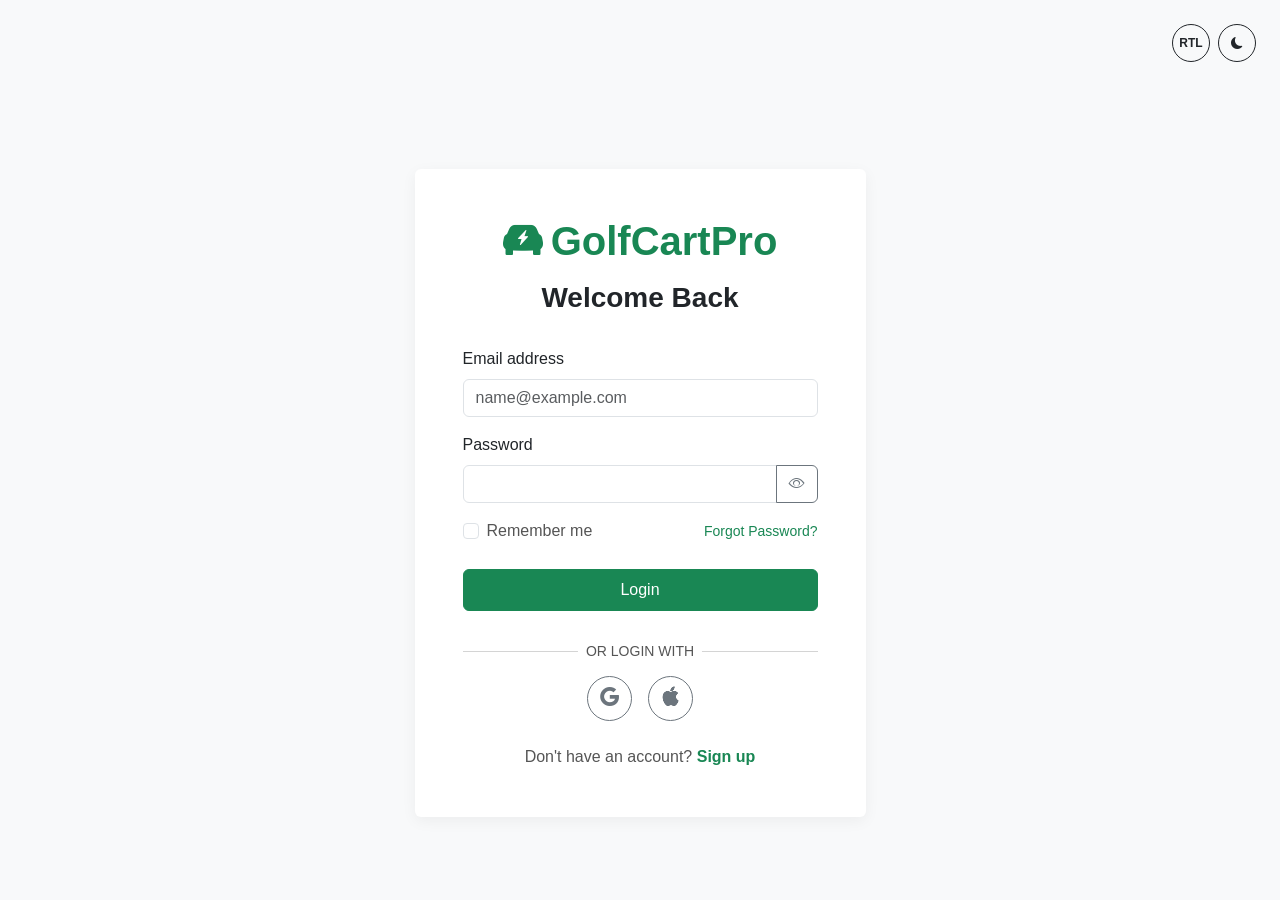
<file: login.html>
<!DOCTYPE html>
<html lang="en" dir="ltr">
<head>
  <meta charset="UTF-8">
  <meta name="viewport" content="width=device-width, initial-scale=1.0">
  <title>Login - GolfCartPro</title>
  <link href="https://cdn.jsdelivr.net/npm/bootstrap@5.3.3/dist/css/bootstrap.min.css" rel="stylesheet">
  <link rel="stylesheet" href="https://cdn.jsdelivr.net/npm/bootstrap-icons@1.11.3/font/bootstrap-icons.min.css">
  <link rel="icon" type="image/png" href="assets/images/favicon.png">
  <link rel="stylesheet" href="assets/css/style.css">
</head>
<body class="bg-tertiary d-flex flex-column min-vh-100">
  

  <!-- Header Actions -->
  <div class="d-flex justify-content-end p-3 p-md-4">
    <div class="d-flex gap-2">
      <button id="rtlToggle" class="btn btn-sm btn-outline-secondary rounded-circle" aria-label="Toggle RTL">RTL</button>
      <button class="btn btn-sm btn-outline-secondary rounded-circle" id="themeToggle" aria-label="Toggle Theme">
        <i class="bi bi-moon-fill" id="themeIcon"></i>
      </button>
    </div>
  </div>

  <!-- Main Content -->
  <main class="flex-grow-1 d-flex align-items-center py-5">
    <div class="container">
      <div class="row justify-content-center">
        <div class="col-md-8 col-lg-5">
          <div class="card p-4 p-md-5">
            <div class="text-center mb-4">
              <a href="index.html" class="text-decoration-none d-inline-flex align-items-center fw-bold text-primary display-6 mb-2">
                <i class="bi bi-ev-front-fill me-2"></i> GolfCartPro
              </a>
              <h3 class="fw-bold mt-2">Welcome Back</h3>
            </div>
            
            <form action="index.html">
              <div class="mb-3">
                <label for="email" class="form-label">Email address</label>
                <input type="email" class="form-control" id="email" placeholder="name@example.com" required>
              </div>
              <div class="mb-3">
                <label for="password" class="form-label">Password</label>
                <div class="input-group mb-1">
                  <input type="password" class="form-control" id="password" required>
                  <button class="btn btn-outline-secondary toggle-password" type="button" tabindex="-1">
                    <i class="bi bi-eye"></i>
                  </button>
                </div>
              </div>
              <div class="d-flex justify-content-between align-items-center mb-4">
                <div class="form-check">
                  <input type="checkbox" class="form-check-input" id="rememberMe">
                  <label class="form-check-label text-secondary" for="rememberMe">Remember me</label>
                </div>
                <a href="#" class="text-decoration-none small text-primary">Forgot Password?</a>
              </div>
              <button type="submit" class="btn btn-primary w-100 mb-4">Login</button>
              
              <div class="position-relative mb-4 text-center">
                <hr class="text-secondary">
                <span class="position-absolute top-50 start-50 translate-middle bg-body px-2 text-secondary small">OR LOGIN WITH</span>
              </div>
              
              <div class="d-flex gap-3 justify-content-center mb-4">
                <a href="#" class="btn btn-outline-secondary rounded-circle social-btn" aria-label="Google"><i class="bi bi-google"></i></a>
                <a href="#" class="btn btn-outline-secondary rounded-circle social-btn" aria-label="Apple"><i class="bi bi-apple"></i></a>
              </div>
              
              <div class="text-center text-secondary">
                Don't have an account? <a href="register.html" class="text-decoration-none text-primary fw-bold">Sign up</a>
              </div>
            </form>
          </div>
        </div>
      </div>
    </div>
  </main>



  <script src="https://cdn.jsdelivr.net/npm/bootstrap@5.3.3/dist/js/bootstrap.bundle.min.js"></script>
  <script src="assets/js/main.js"></script>
</body>
</html>
</file>
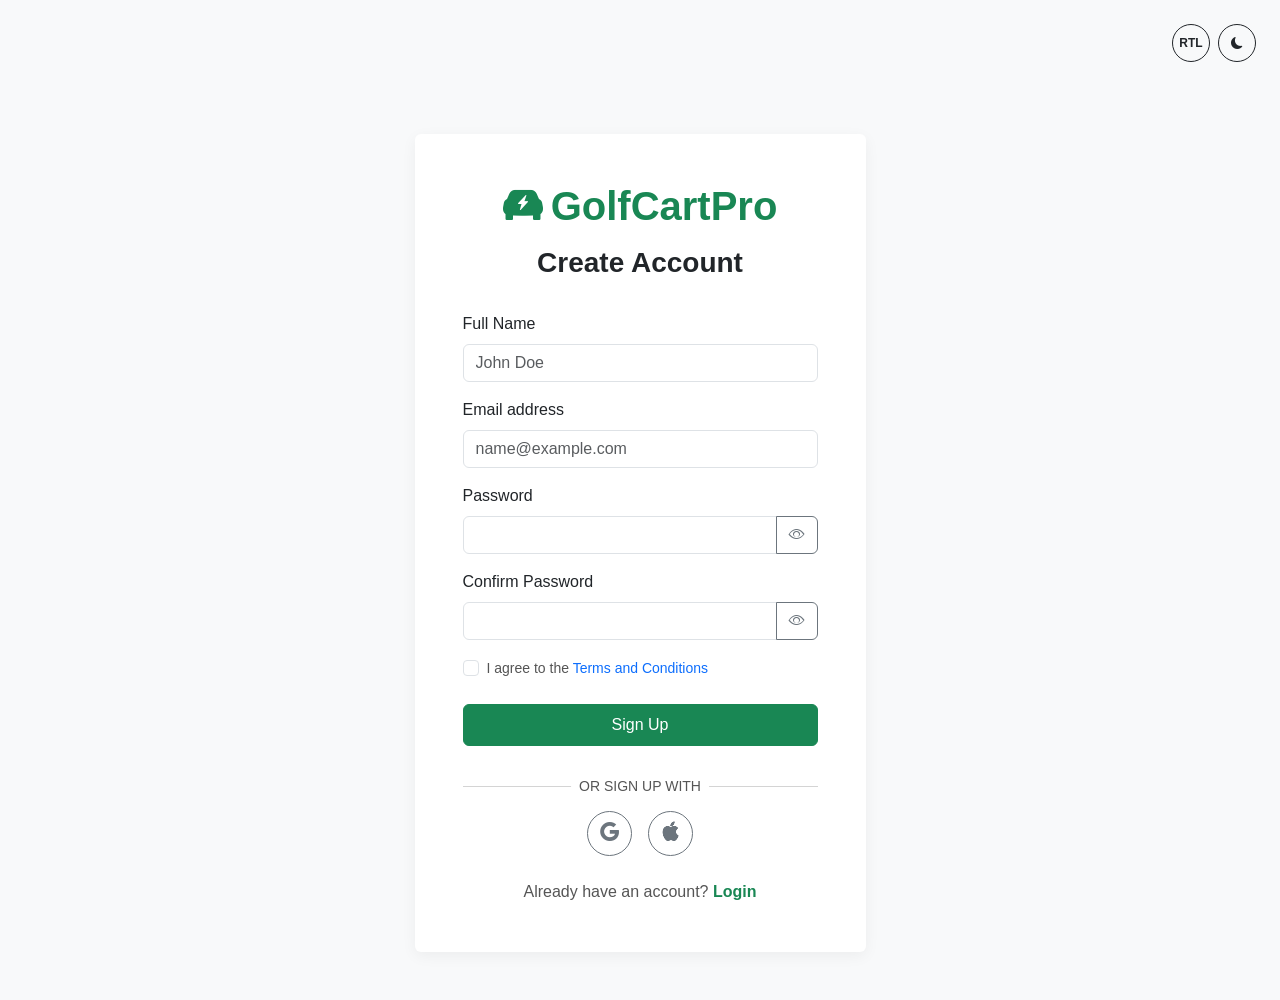
<file: register.html>
<!DOCTYPE html>
<html lang="en" dir="ltr">
<head>
  <meta charset="UTF-8">
  <meta name="viewport" content="width=device-width, initial-scale=1.0">
  <title>Register - GolfCartPro</title>
  <link href="https://cdn.jsdelivr.net/npm/bootstrap@5.3.3/dist/css/bootstrap.min.css" rel="stylesheet">
  <link rel="stylesheet" href="https://cdn.jsdelivr.net/npm/bootstrap-icons@1.11.3/font/bootstrap-icons.min.css">
  <link rel="icon" type="image/png" href="assets/images/favicon.png">
  <link rel="stylesheet" href="assets/css/style.css">
</head>
<body class="bg-tertiary d-flex flex-column min-vh-100">
  

  <!-- Header Actions -->
  <div class="d-flex justify-content-end p-3 p-md-4">
    <div class="d-flex gap-2">
      <button id="rtlToggle" class="btn btn-sm btn-outline-secondary rounded-circle" aria-label="Toggle RTL">RTL</button>
      <button class="btn btn-sm btn-outline-secondary rounded-circle" id="themeToggle" aria-label="Toggle Theme">
        <i class="bi bi-moon-fill" id="themeIcon"></i>
      </button>
    </div>
  </div>

  <!-- Main Content -->
  <main class="flex-grow-1 d-flex align-items-center py-5">
    <div class="container">
      <div class="row justify-content-center">
        <div class="col-md-8 col-lg-5">
          <div class="card p-4 p-md-5">
            <div class="text-center mb-4">
              <a href="index.html" class="text-decoration-none d-inline-flex align-items-center fw-bold text-primary display-6 mb-2">
                <i class="bi bi-ev-front-fill me-2"></i> GolfCartPro
              </a>
              <h3 class="fw-bold mt-2">Create Account</h3>
            </div>
            
            <form action="index.html">
              <div class="mb-3">
                <label for="name" class="form-label">Full Name</label>
                <input type="text" class="form-control" id="name" placeholder="John Doe" required>
              </div>
              <div class="mb-3">
                <label for="email" class="form-label">Email address</label>
                <input type="email" class="form-control" id="email" placeholder="name@example.com" required>
              </div>
              <div class="mb-3">
                <label for="password" class="form-label">Password</label>
                <div class="input-group">
                  <input type="password" class="form-control" id="password" required>
                  <button class="btn btn-outline-secondary toggle-password" type="button" tabindex="-1">
                    <i class="bi bi-eye"></i>
                  </button>
                </div>
              </div>
              <div class="mb-3">
                <label for="confirmPassword" class="form-label">Confirm Password</label>
                <div class="input-group">
                  <input type="password" class="form-control" id="confirmPassword" required>
                  <button class="btn btn-outline-secondary toggle-password" type="button" tabindex="-1">
                    <i class="bi bi-eye"></i>
                  </button>
                </div>
              </div>
              <div class="mb-4 form-check">
                <input type="checkbox" class="form-check-input" id="terms" required>
                <label class="form-check-label text-secondary small" for="terms">I agree to the <a href="#" class="text-decoration-none">Terms and Conditions</a></label>
              </div>
              <button type="submit" class="btn btn-primary w-100 mb-4">Sign Up</button>
              
              <div class="position-relative mb-4 text-center">
                <hr class="text-secondary">
                <span class="position-absolute top-50 start-50 translate-middle bg-body px-2 text-secondary small">OR SIGN UP WITH</span>
              </div>
              
              <div class="d-flex gap-3 justify-content-center mb-4">
                <a href="#" class="btn btn-outline-secondary rounded-circle social-btn" aria-label="Google"><i class="bi bi-google"></i></a>
                <a href="#" class="btn btn-outline-secondary rounded-circle social-btn" aria-label="Apple"><i class="bi bi-apple"></i></a>
              </div>
              
              <div class="text-center text-secondary">
                Already have an account? <a href="login.html" class="text-decoration-none text-primary fw-bold">Login</a>
              </div>
            </form>
          </div>
        </div>
      </div>
    </div>
  </main>



  <script src="https://cdn.jsdelivr.net/npm/bootstrap@5.3.3/dist/js/bootstrap.bundle.min.js"></script>
  <script src="assets/js/main.js"></script>
</body>
</html>
</file>
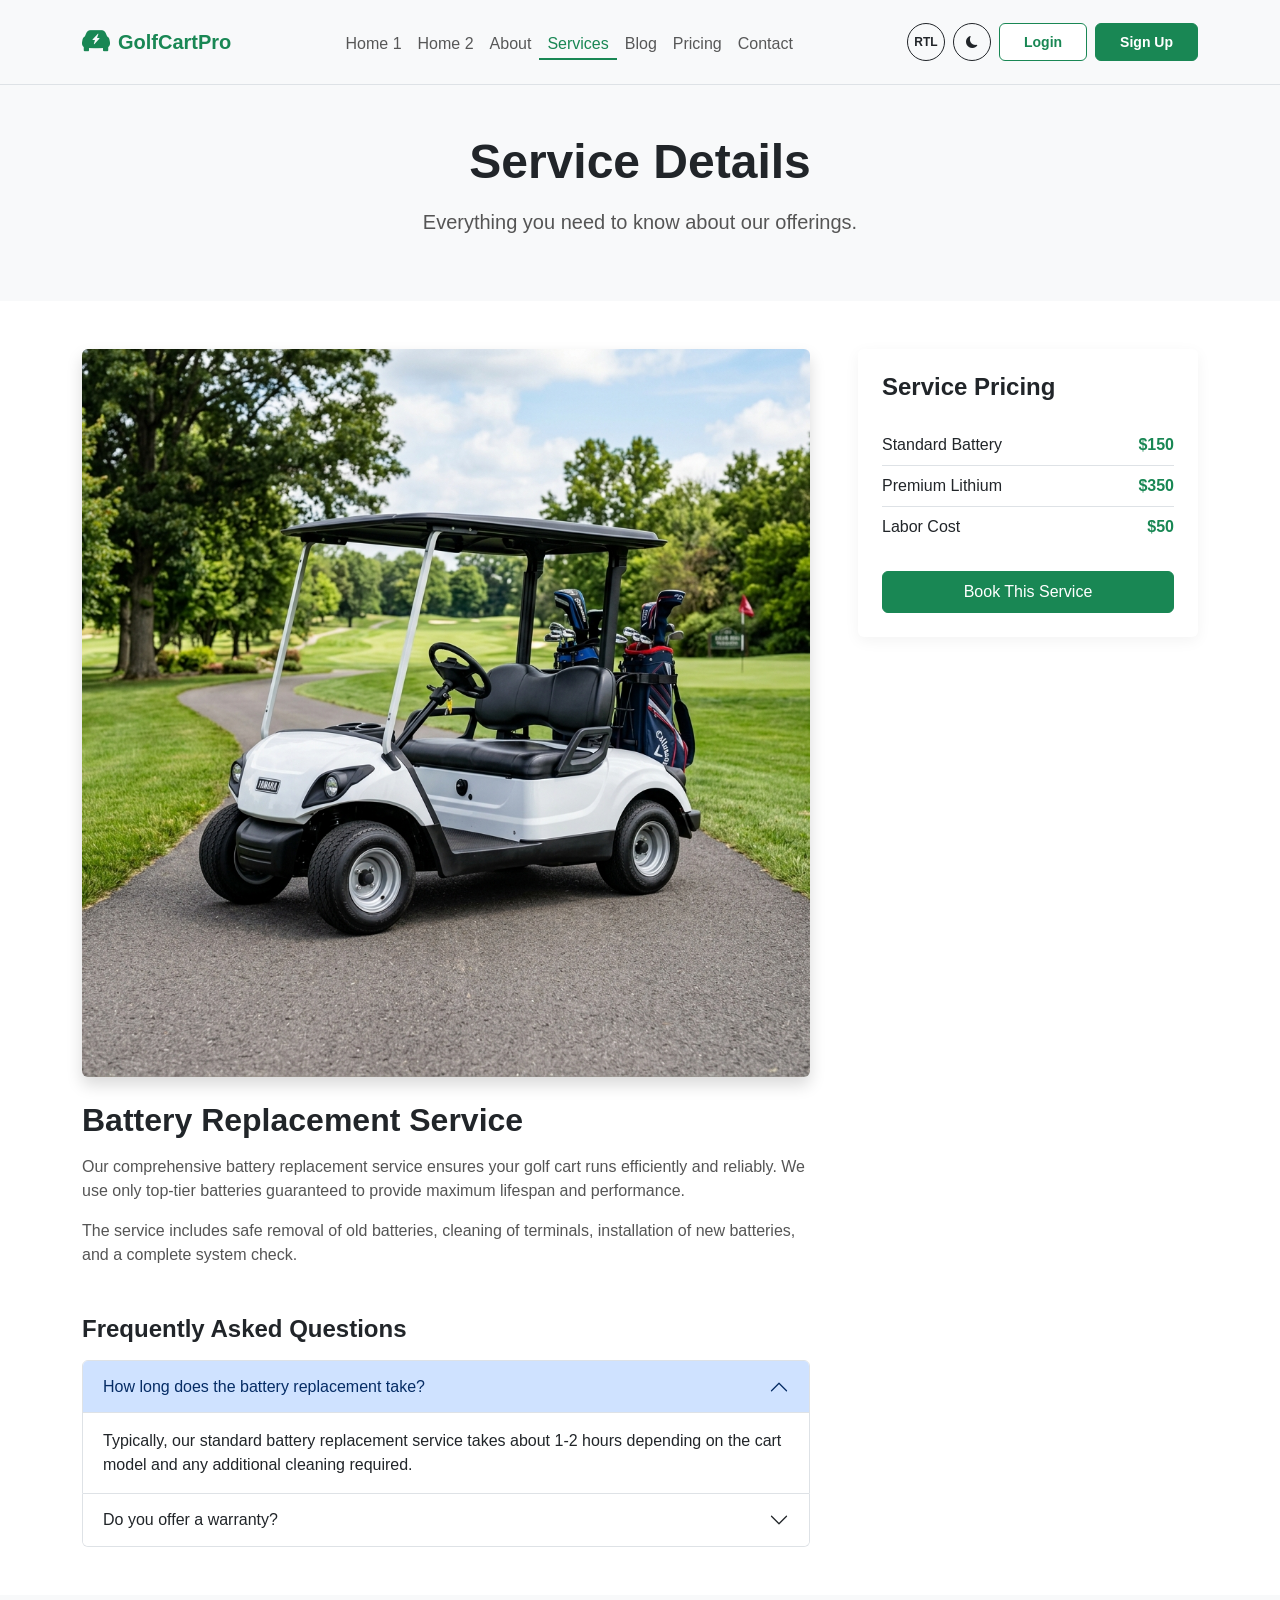
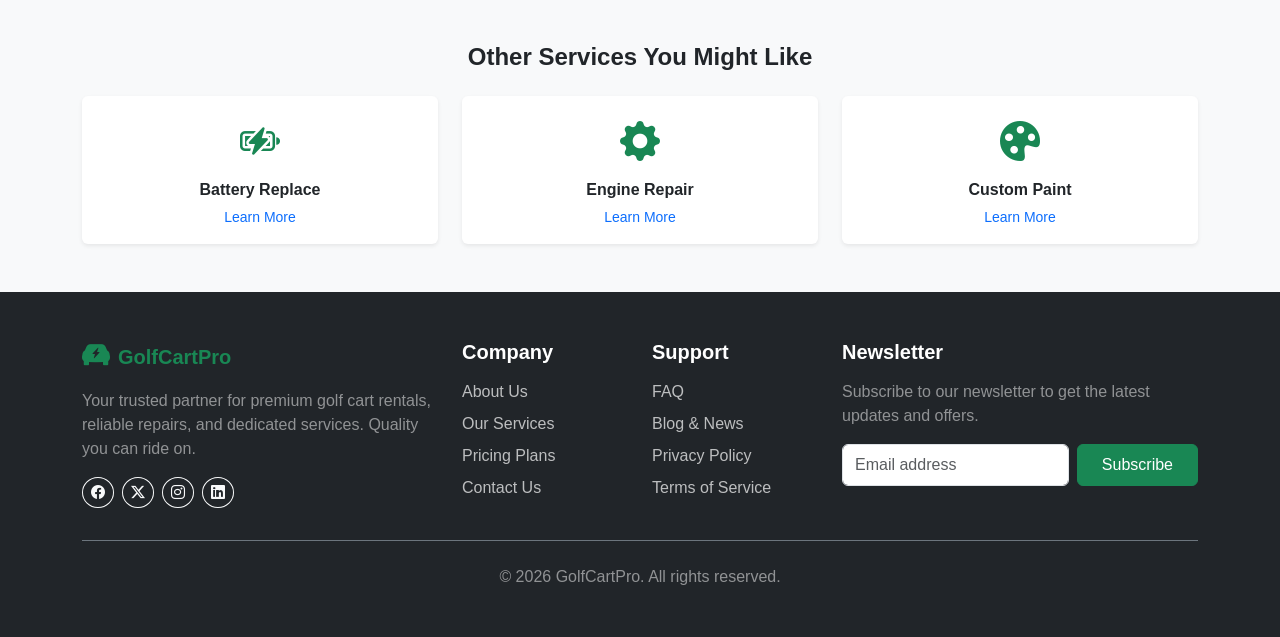
<file: service-details.html>
<!DOCTYPE html>
<html lang="en" dir="ltr">
<head>
  <meta charset="UTF-8">
  <meta name="viewport" content="width=device-width, initial-scale=1.0">
  <title>Service Details - GolfCartPro</title>
  <link href="https://cdn.jsdelivr.net/npm/bootstrap@5.3.3/dist/css/bootstrap.min.css" rel="stylesheet">
  <link rel="stylesheet" href="https://cdn.jsdelivr.net/npm/bootstrap-icons@1.11.3/font/bootstrap-icons.min.css">
  <link rel="icon" type="image/png" href="assets/images/favicon.png">
  <link rel="stylesheet" href="assets/css/style.css">
</head>
<body>
  

  <!-- Header -->
  <header>
    <nav class="navbar navbar-expand-lg bg-body-tertiary sticky-top border-bottom">
      <div class="container">
        <a class="navbar-brand d-flex align-items-center fw-bold text-primary" href="index.html">
          <i class="bi bi-ev-front-fill me-2 fs-3"></i> GolfCartPro
        </a>
        <button class="navbar-toggler" type="button" data-bs-toggle="offcanvas" data-bs-target="#offcanvasNavbar" aria-controls="offcanvasNavbar" aria-label="Toggle navigation">
          <span class="navbar-toggler-icon"></span>
        </button>
        <div class="offcanvas offcanvas-end" tabindex="-1" id="offcanvasNavbar" aria-labelledby="offcanvasNavbarLabel">
          <div class="offcanvas-header">
            <h5 class="offcanvas-title fw-bold text-primary" id="offcanvasNavbarLabel"><i class="bi bi-ev-front-fill me-2"></i> GolfCartPro</h5>
            <button type="button" class="btn-close" data-bs-dismiss="offcanvas" aria-label="Close"></button>
          </div>
          <div class="offcanvas-body align-items-center">
            <ul class="navbar-nav justify-content-center flex-grow-1 pe-3">
              <li class="nav-item"><a class="nav-link" href="index.html">Home 1</a></li>
              <li class="nav-item"><a class="nav-link" href="home-2.html">Home 2</a></li>
              <li class="nav-item"><a class="nav-link" href="about.html">About</a></li>
              <li class="nav-item"><a class="nav-link active" href="services.html">Services</a></li>
              <li class="nav-item"><a class="nav-link" href="blog.html">Blog</a></li>
              <li class="nav-item"><a class="nav-link" href="pricing.html">Pricing</a></li>
              <li class="nav-item"><a class="nav-link" href="contact.html">Contact</a></li>
            </ul>
              </li>
            </ul>
            <div class="d-flex align-items-center gap-2 mt-3 mt-lg-0">
              <button id="rtlToggle" class="btn btn-sm btn-outline-secondary rounded-circle" aria-label="Toggle RTL">RTL</button>
              <button class="btn btn-sm btn-outline-secondary rounded-circle" id="themeToggle" aria-label="Toggle Theme">
                <i class="bi bi-moon-fill" id="themeIcon"></i>
              </button>
              <a href="login.html" class="btn btn-sm btn-outline-primary">Login</a>
              <a href="register.html" class="btn btn-sm btn-primary">Sign Up</a>
            </div>
          </div>
        </div>
      </div>
    </nav>
  </header>

  <!-- Main Content -->
  <main>
    <section class="hero-section text-center py-5 bg-tertiary">
      <div class="container">
        <h1 class="display-5 fw-bold mb-3">Service Details</h1>
        <p class="lead text-secondary">Everything you need to know about our offerings.</p>
      </div>
    </section>

    <section class="py-5">
      <div class="container">
        <div class="row g-5">
          <div class="col-lg-8">
            <img src="assets/images/golf-cart-1.png" class="img-fluid rounded shadow mb-4" alt="Service Image">
            <h2 class="fw-bold mb-3">Battery Replacement Service</h2>
            <p class="text-secondary">Our comprehensive battery replacement service ensures your golf cart runs efficiently and reliably. We use only top-tier batteries guaranteed to provide maximum lifespan and performance.</p>
            <p class="text-secondary">The service includes safe removal of old batteries, cleaning of terminals, installation of new batteries, and a complete system check.</p>
            
            <h4 class="fw-bold mt-5 mb-3">Frequently Asked Questions</h4>
            <div class="accordion" id="faqAccordion">
              <div class="accordion-item">
                <h2 class="accordion-header">
                  <button class="accordion-button" type="button" data-bs-toggle="collapse" data-bs-target="#faq1">
                    How long does the battery replacement take?
                  </button>
                </h2>
                <div id="faq1" class="accordion-collapse collapse show" data-bs-parent="#faqAccordion">
                  <div class="accordion-body">
                    Typically, our standard battery replacement service takes about 1-2 hours depending on the cart model and any additional cleaning required.
                  </div>
                </div>
              </div>
              <div class="accordion-item">
                <h2 class="accordion-header">
                  <button class="accordion-button collapsed" type="button" data-bs-toggle="collapse" data-bs-target="#faq2">
                    Do you offer a warranty?
                  </button>
                </h2>
                <div id="faq2" class="accordion-collapse collapse" data-bs-parent="#faqAccordion">
                  <div class="accordion-body">
                    Yes, all our new batteries come with a minimum 1-year manufacturer warranty.
                  </div>
                </div>
              </div>
            </div>
          </div>
          
          <div class="col-lg-4">
            <div class="card sticky-top" style="top: 100px;">
              <div class="card-body p-4">
                <h4 class="fw-bold mb-4">Service Pricing</h4>
                <ul class="list-group list-group-flush mb-4">
                  <li class="list-group-item d-flex justify-content-between align-items-center px-0 bg-transparent">
                    Standard Battery
                    <span class="fw-bold text-primary">$150</span>
                  </li>
                  <li class="list-group-item d-flex justify-content-between align-items-center px-0 bg-transparent">
                    Premium Lithium
                    <span class="fw-bold text-primary">$350</span>
                  </li>
                  <li class="list-group-item d-flex justify-content-between align-items-center px-0 bg-transparent">
                    Labor Cost
                    <span class="fw-bold text-primary">$50</span>
                  </li>
                </ul>
                <a href="contact.html" class="btn btn-primary w-100">Book This Service</a>
              </div>
            </div>
          </div>
        </div>
      </div>
    </section>

    <!-- SECTION: Related Services -->
    <section class="py-5 bg-light">
      <div class="container">
        <h4 class="fw-bold mb-4 text-center">Other Services You Might Like</h4>
        <div class="row g-4">
          <div class="col-md-4">
            <div class="card h-100 border-0 shadow-sm text-center p-3">
               <i class="bi bi-battery-charging fs-1 text-primary mb-2"></i>
               <h6 class="fw-bold">Battery Replace</h6>
               <a href="service-details.html" class="small text-decoration-none">Learn More</a>
            </div>
          </div>
          <div class="col-md-4">
            <div class="card h-100 border-0 shadow-sm text-center p-3">
               <i class="bi bi-gear-fill fs-1 text-primary mb-2"></i>
               <h6 class="fw-bold">Engine Repair</h6>
               <a href="service-details.html" class="small text-decoration-none">Learn More</a>
            </div>
          </div>
          <div class="col-md-4">
            <div class="card h-100 border-0 shadow-sm text-center p-3">
               <i class="bi bi-palette-fill fs-1 text-primary mb-2"></i>
               <h6 class="fw-bold">Custom Paint</h6>
               <a href="service-details.html" class="small text-decoration-none">Learn More</a>
            </div>
          </div>
        </div>
      </div>
    </section>

  </main>

  <!-- Footer -->
  <footer class="py-5 mt-auto">
    <div class="container">
      <div class="row gy-4">
        <div class="col-lg-4 col-md-6">
          <h5 class="fw-bold mb-3 d-flex align-items-center text-primary footer-brand">
            <i class="bi bi-ev-front-fill me-2 fs-3"></i> GolfCartPro
          </h5>
          <p class="text-white-50">Your trusted partner for premium golf cart rentals, reliable repairs, and dedicated services. Quality you can ride on.</p>
          <div class="d-flex gap-2">
            <a href="#" class="btn btn-outline-light btn-sm rounded-circle"><i class="bi bi-facebook"></i></a>
            <a href="#" class="btn btn-outline-light btn-sm rounded-circle"><i class="bi bi-twitter-x"></i></a>
            <a href="#" class="btn btn-outline-light btn-sm rounded-circle"><i class="bi bi-instagram"></i></a>
            <a href="#" class="btn btn-outline-light btn-sm rounded-circle"><i class="bi bi-linkedin"></i></a>
          </div>
        </div>
        <div class="col-lg-2 col-md-6">
          <h5 class="fw-bold mb-3 text-white">Company</h5>
          <ul class="list-unstyled d-flex flex-column gap-2">
            <li><a href="about.html">About Us</a></li>
            <li><a href="services.html">Our Services</a></li>
            <li><a href="pricing.html">Pricing Plans</a></li>
            <li><a href="contact.html">Contact Us</a></li>
          </ul>
        </div>
        <div class="col-lg-2 col-md-6">
          <h5 class="fw-bold mb-3 text-white">Support</h5>
          <ul class="list-unstyled d-flex flex-column gap-2">
            <li><a href="service-details.html">FAQ</a></li>
            <li><a href="blog.html">Blog & News</a></li>
            <li><a href="#">Privacy Policy</a></li>
            <li><a href="#">Terms of Service</a></li>
          </ul>
        </div>
        <div class="col-lg-4 col-md-6">
          <h5 class="fw-bold mb-3 text-white">Newsletter</h5>
          <p class="text-white-50">Subscribe to our newsletter to get the latest updates and offers.</p>
          <form class="d-flex gap-2">
            <input type="email" class="form-control" placeholder="Email address" required>
            <button class="btn btn-primary" type="submit">Subscribe</button>
          </form>
        </div>
      </div>
      <div class="border-top border-secondary mt-4 pt-4 text-center text-white-50">
        <p class="mb-0">&copy; 2026 GolfCartPro. All rights reserved.</p>
      </div>
    </div>
  </footer>
  
  <button class="btn btn-primary rounded-circle" id="back-to-top" aria-label="Back to top">
    <i class="bi bi-arrow-up"></i>
  </button>

  <script src="https://cdn.jsdelivr.net/npm/bootstrap@5.3.3/dist/js/bootstrap.bundle.min.js"></script>
  <script src="assets/js/main.js"></script>
</body>
</html>
</file>
<file: assets/css/style.css>
/* 
  GolfCartPro - Custom Styles
  Beginner-friendly CSS with 3 main colors:
  Primary (Green), Secondary (Dark), Tertiary (Light)
*/

:root {
  --primary-color: #198754; /* Green */
  --secondary-color: #212529; /* Dark */
  --tertiary-color: #f8f9fa; /* Light */
}

body {
  font-family: 'Inter', 'Segoe UI', sans-serif;
  display: flex;
  flex-direction: column;
  min-height: 100vh;
}

/* Utility Classes for Brand Colors */
.text-primary { color: var(--primary-color) !important; }
.bg-primary { background-color: var(--primary-color) !important; }
.bg-secondary { background-color: var(--secondary-color) !important; }
.bg-tertiary { background-color: var(--tertiary-color) !important; }

.btn-primary {
  background-color: var(--primary-color);
  border-color: var(--primary-color);
  color: #fff;
  padding: 0.5rem 1.5rem;
  font-weight: 500;
}
.btn-primary:hover {
  background-color: #146c43;
  border-color: #13653f;
  color: #fff;
}
.btn-outline-primary {
  color: var(--primary-color);
  border-color: var(--primary-color);
  background-color: transparent;
  font-weight: 500;
  transition: all 0.3s ease;
}
.btn-outline-primary:hover,
.btn-outline-primary:focus,
.btn-outline-primary:active {
  color: #fff !important;
  background-color: var(--primary-color) !important;
  border-color: var(--primary-color) !important;
}

/* Header */
.navbar {
  padding: 1rem 0;
}
.navbar .nav-link {
  font-weight: 500;
  transition: color 0.3s ease;
  position: relative;
  padding-bottom: 0.25rem;
}
.navbar .nav-link.active {
  color: var(--primary-color) !important;
}
.navbar .nav-link.active::after {
  content: '';
  position: absolute;
  width: 100%;
  height: 2px;
  background-color: var(--primary-color);
  bottom: 0;
  left: 0;
}

/* Custom Header Login & Sign Up Button Styling */
.navbar .btn-primary,
.navbar .btn-outline-primary {
  padding: 0.5rem 1.5rem !important;
  font-size: 0.875rem !important;
  font-weight: 600 !important;
  height: 38px !important;
  display: inline-flex !important;
  align-items: center !important;
  justify-content: center !important;
  border-radius: 6px !important;
}
.navbar .btn-outline-primary {
  color: var(--primary-color) !important;
  border: 1.5px solid var(--primary-color) !important;
  background-color: #ffffff !important;
  transition: all 0.3s ease;
}
.navbar .btn-outline-primary:hover,
.navbar .btn-outline-primary:focus,
.navbar .btn-outline-primary:active {
  color: #ffffff !important;
  background-color: var(--primary-color) !important;
  border-color: var(--primary-color) !important;
}

/* Hero Section */
.hero-section {
  padding: 80px 0;
  background-color: var(--tertiary-color);
}

.hero-btn {
  min-width: 180px;
  display: inline-flex;
  align-items: center;
  justify-content: center;
  transition: all 0.3s ease;
}

.hero-btn:hover {
  transform: translateY(-3px);
  box-shadow: 0 6px 15px rgba(0, 0, 0, 0.2);
}

/* Cards */
.card {
  border: none;
  box-shadow: 0 4px 6px rgba(0,0,0,0.05);
  transition: transform 0.3s ease, box-shadow 0.3s ease;
}
.card:hover {
  transform: translateY(-5px);
  box-shadow: 0 10px 15px rgba(0,0,0,0.1);
}

/* Footer */
footer {
  background-color: var(--secondary-color);
  color: #fff;
}
footer a {
  color: rgba(255,255,255,0.7);
  text-decoration: none;
  transition: color 0.3s ease;
}
footer a:hover {
  color: #fff;
}

/* Footer brand name — always green (same as navbar) in both light & dark mode */
footer .footer-brand,
[data-bs-theme="dark"] footer .footer-brand {
  color: #198754 !important;
}

/* Back to Top */
#back-to-top {
  position: fixed;
  bottom: 20px;
  right: 20px;
  display: none;
  z-index: 99;
  width: 45px;
  height: 45px;
  padding: 0;
  display: none; /* hidden by default, toggled by JS */
  align-items: center;
  justify-content: center;
}

/* Dashboard Sidebar */
.sidebar {
  min-height: 100vh;
  background-color: var(--secondary-color);
  color: #fff;
}
.sidebar .nav-link {
  color: rgba(255,255,255,0.8);
  border-radius: 0.375rem;
  margin-bottom: 0.5rem;
}
.sidebar .nav-link:hover, .sidebar .nav-link.active {
  color: #fff;
  background-color: rgba(255,255,255,0.15);
}

/* Fix Contrast for Headings and Text */
h1, h2, h3, h4, h5, h6 {
  color: var(--secondary-color);
}

.text-secondary {
  color: #555 !important;
}

/* Event Box Styling (Home 2) */
.event-box {
  cursor: pointer;
  transition: all 0.3s cubic-bezier(0.4, 0, 0.2, 1);
  background-color: transparent;
  border: 1px solid #dee2e6;
}

.event-box:hover {
  background-color: var(--primary-color) !important;
  border-color: var(--primary-color) !important;
  transform: translateY(-5px);
  box-shadow: 0 8px 20px rgba(25, 135, 84, 0.2);
}

.event-box:hover i, 
.event-box:hover h6 {
  color: #fff !important;
}

/* Facility Card Styling (About Page) */
.facility-card {
  cursor: pointer;
  transition: all 0.3s ease;
}

.facility-card:hover {
  background-color: var(--primary-color) !important;
  transform: translateY(-5px);
  box-shadow: 0 10px 20px rgba(25, 135, 84, 0.2) !important;
}

.facility-card:hover h4,
.facility-card:hover h5,
.facility-card:hover h6,
.facility-card:hover p,
.facility-card:hover i {
  color: #fff !important;
}

[data-bs-theme="dark"] .facility-card {
  background-color: #2b3035 !important;
  border-color: rgba(255, 255, 255, 0.1) !important;
}

[data-bs-theme="dark"] .facility-card h4,
[data-bs-theme="dark"] .facility-card h5,
[data-bs-theme="dark"] .facility-card h6 {
  color: #fff !important;
}

[data-bs-theme="dark"] .facility-card p {
  color: rgba(255, 255, 255, 0.7) !important;
}

.facility-card:active {
  transform: scale(0.95);
}

/* Card Overlap Styling (About Page) */
@media (min-width: 992px) {
  .card-overlap {
    margin-left: -80px;
    z-index: 10;
  }
}

/* Theme Awareness & Dark Mode Contrast */
[data-bs-theme="dark"] {
  --tertiary-color: #2b3035;
}

[data-bs-theme="dark"] h1, 
[data-bs-theme="dark"] h2, 
[data-bs-theme="dark"] h3, 
[data-bs-theme="dark"] h4, 
[data-bs-theme="dark"] h5, 
[data-bs-theme="dark"] h6 {
  color: #fff !important;
}

[data-bs-theme="dark"] .text-secondary {
  color: #adb5bd !important;
}

/* Force dark text on elements that stay white in dark mode (if any) */
/* Rule removed to fix visibility issue reported by user */

[data-bs-theme="dark"] .bg-tertiary p,
[data-bs-theme="dark"] .bg-tertiary h1,
[data-bs-theme="dark"] .bg-tertiary h2,
[data-bs-theme="dark"] .bg-tertiary h3,
[data-bs-theme="dark"] .bg-tertiary h4,
[data-bs-theme="dark"] .bg-tertiary h5 {
  color: #fff !important;
}

[data-bs-theme="dark"] .bg-white,
[data-bs-theme="dark"] .bg-light,
[data-bs-theme="dark"] .bg-tertiary {
  background-color: #2b3035 !important;
}

/* Navbar Toggle Buttons (RTL & Theme) */
#rtlToggle, #themeToggle {
  width: 38px;
  height: 38px;
  padding: 0;
  display: flex;
  align-items: center;
  justify-content: center;
  font-weight: 700;
  font-size: 0.75rem;
  transition: all 0.3s ease;
  border: 1.5px solid #212529 !important;
  color: #212529 !important;
  background-color: transparent;
}

[data-bs-theme="dark"] #rtlToggle, 
[data-bs-theme="dark"] #themeToggle {
  border-color: #ffffff !important;
  color: #ffffff !important;
}

#rtlToggle:hover, #themeToggle:hover {
  background-color: var(--primary-color) !important;
  border-color: var(--primary-color) !important;
  color: #fff !important;
}

/* Social Buttons */
.social-btn {
  width: 45px;
  height: 45px;
  display: inline-flex;
  align-items: center;
  justify-content: center;
  font-size: 1.2rem;
  transition: all 0.3s ease;
}

.social-btn:hover {
  background-color: var(--primary-color) !important;
  border-color: var(--primary-color) !important;
  color: #fff !important;
  transform: translateY(-3px);
  box-shadow: 0 4px 10px rgba(0, 0, 0, 0.15);
}

/* RTL Support additions */
[dir="rtl"] .ms-2 {
  margin-left: 0 !important;
  margin-right: 0.5rem !important;
}

[dir="rtl"] .me-2 {
  margin-right: 0 !important;
  margin-left: 0.5rem !important;
}

/* Guaranteed Adaptive Text */
.dynamic-contrast-text {
  color: #212529 !important;
}
[data-bs-theme="dark"] .dynamic-contrast-text {
  color: #ffffff !important;
}

/* Fluid Typography & Mobile Optimizations */
@media (max-width: 768px) {
  .display-3 { font-size: 2.5rem !important; }
  .display-4 { font-size: 2.2rem !important; }
  .display-5 { font-size: 1.8rem !important; }
  section { padding: 40px 0 !important; }
  .hero-section { min-height: 400px !important; padding: 60px 0 !important; }

  /* Fix hero buttons overflowing on mobile */
  .hero-btn {
    min-width: unset !important;
    width: 100% !important;
  }
}

/* Responsive width utility — auto-width at sm+ breakpoint */
@media (min-width: 576px) {
  .w-sm-auto { width: auto !important; }
}

/* Card Improvements */
.card {
  border: none;
  box-shadow: 0 4px 15px rgba(0,0,0,0.05);
  transition: all 0.3s ease;
  overflow: hidden;
}

/* Responsive Image Handling */
.img-fluid-responsive {
  max-width: 100%;
  height: auto;
  object-fit: cover;
}
@media (min-width: 768px) {
  .img-height-lg { height: 500px !important; }
  .img-height-md { height: 400px !important; }
}
@media (max-width: 767px) {
  .img-height-lg, .img-height-md { height: auto !important; }
}

/* Partner Logo Hover Effect */
.partner-logo-hover {
  transition: all 0.3s ease;
  filter: grayscale(100%);
  opacity: 0.6;
  text-align: center;
}
.partner-logo-hover:hover {
  filter: grayscale(0%);
  opacity: 1;
  transform: scale(1.05);
}

/* Custom Scrollbar for Premium Feel */
::-webkit-scrollbar {
  width: 8px;
}
::-webkit-scrollbar-track {
  background: var(--tertiary-color);
}
::-webkit-scrollbar-thumb {
  background: var(--primary-color);
  border-radius: 4px;
}
::-webkit-scrollbar-thumb:hover {
  background: #146c43;
}

/* Gallery Premium Hover and High-Contrast Text Overlays */
.gallery-container {
  overflow: hidden;
  position: relative;
  border-radius: 12px;
}
.gallery-img {
  transition: transform 0.6s cubic-bezier(0.25, 1, 0.5, 1);
}
.gallery-container:hover .gallery-img {
  transform: scale(1.06);
}
.gallery-overlay {
  background: linear-gradient(to top, rgba(0, 0, 0, 0.85) 0%, rgba(0, 0, 0, 0.4) 60%, rgba(0, 0, 0, 0) 100%) !important;
  transition: all 0.3s ease;
}
.gallery-container:hover .gallery-overlay {
  background: linear-gradient(to top, rgba(0, 0, 0, 0.95) 0%, rgba(0, 0, 0, 0.5) 60%, rgba(0, 0, 0, 0) 100%) !important;
}
.gallery-overlay h5,
.gallery-overlay h6 {
  color: #ffffff !important;
  text-shadow: 0 2px 4px rgba(0, 0, 0, 0.65) !important;
}
</file>
